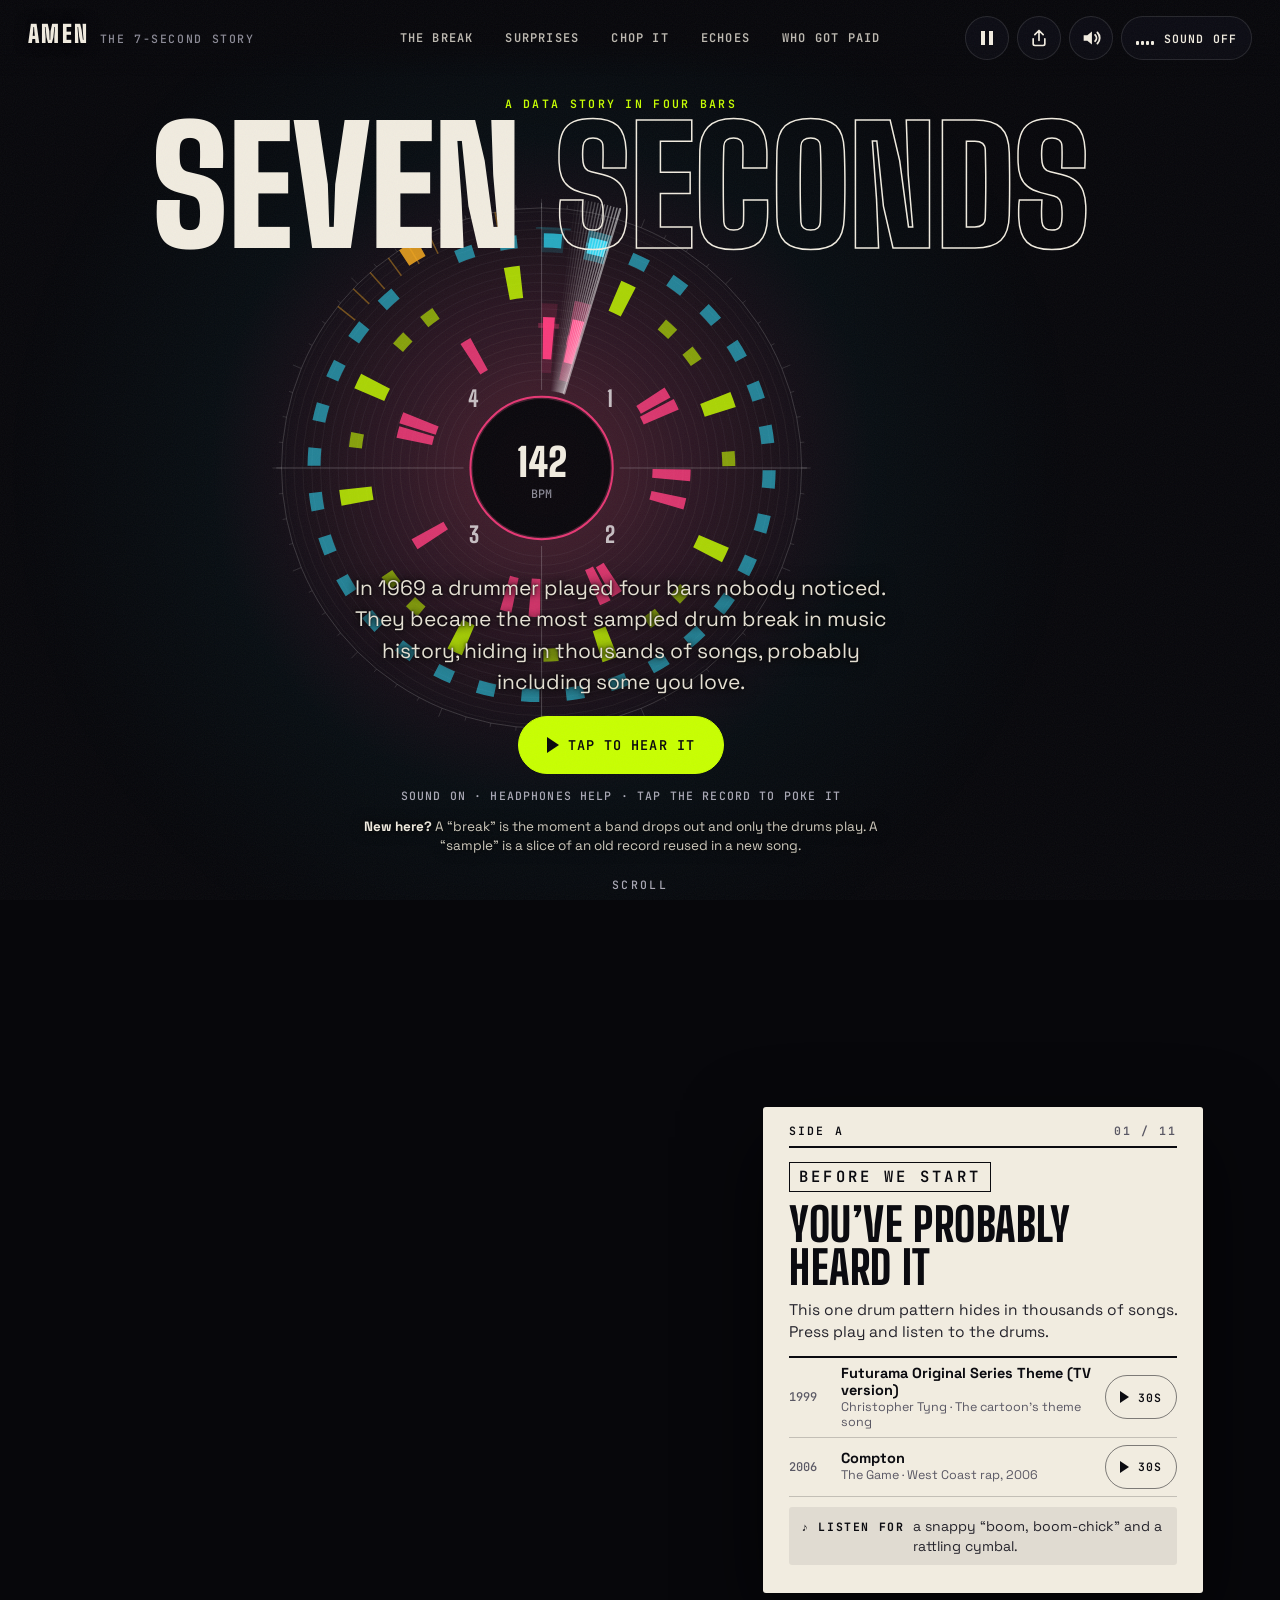
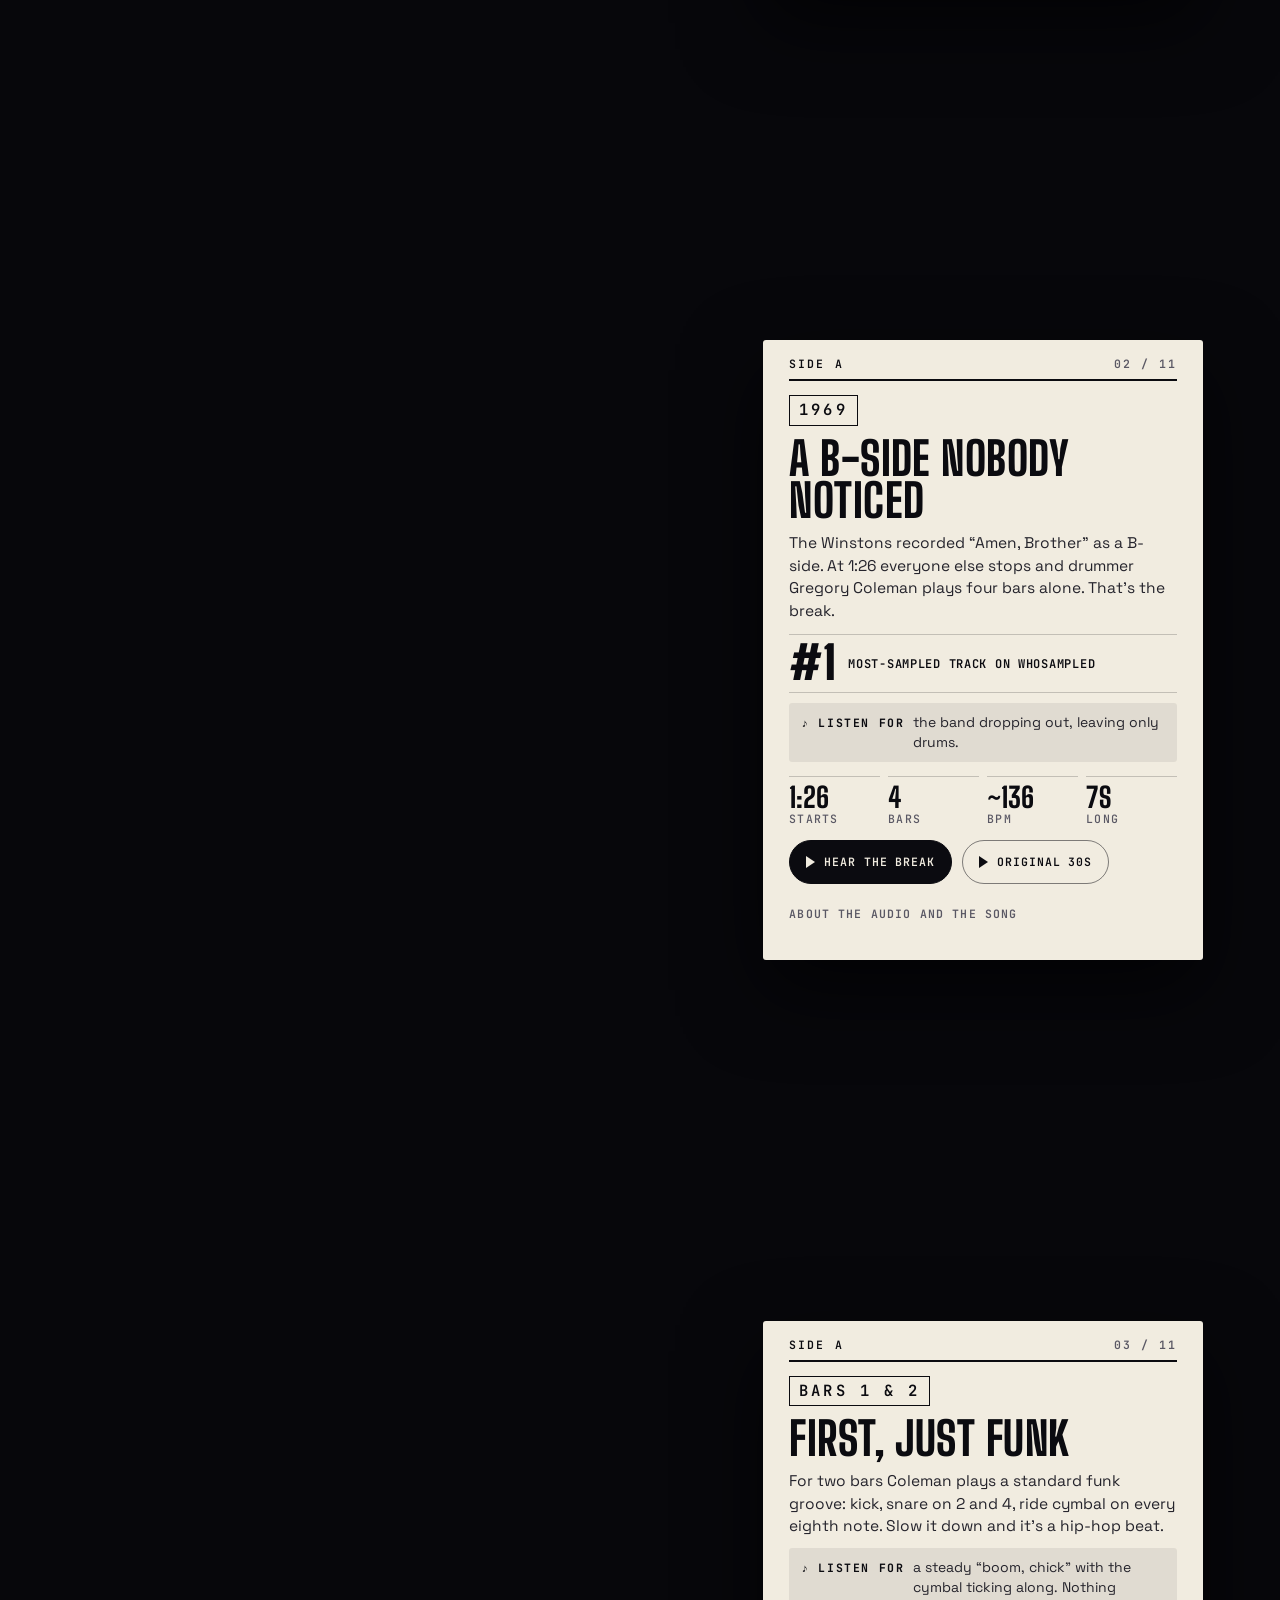
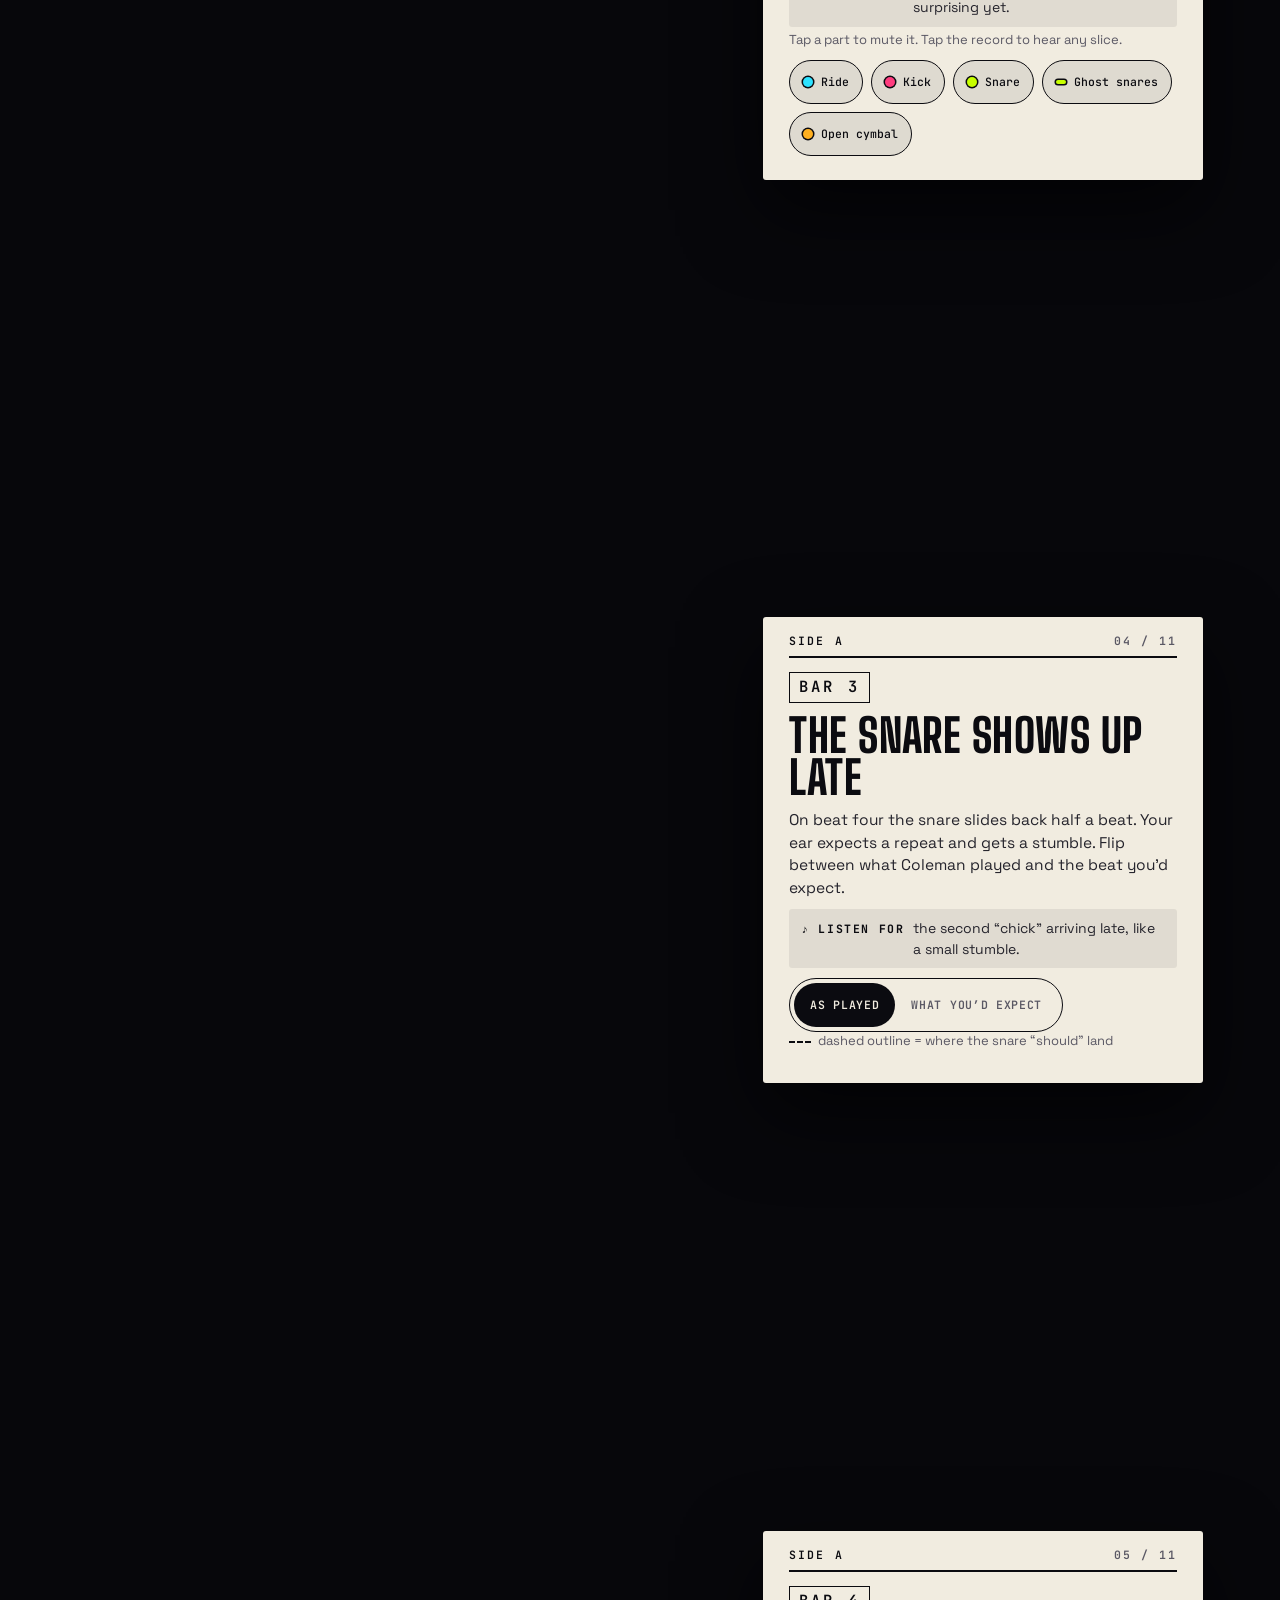
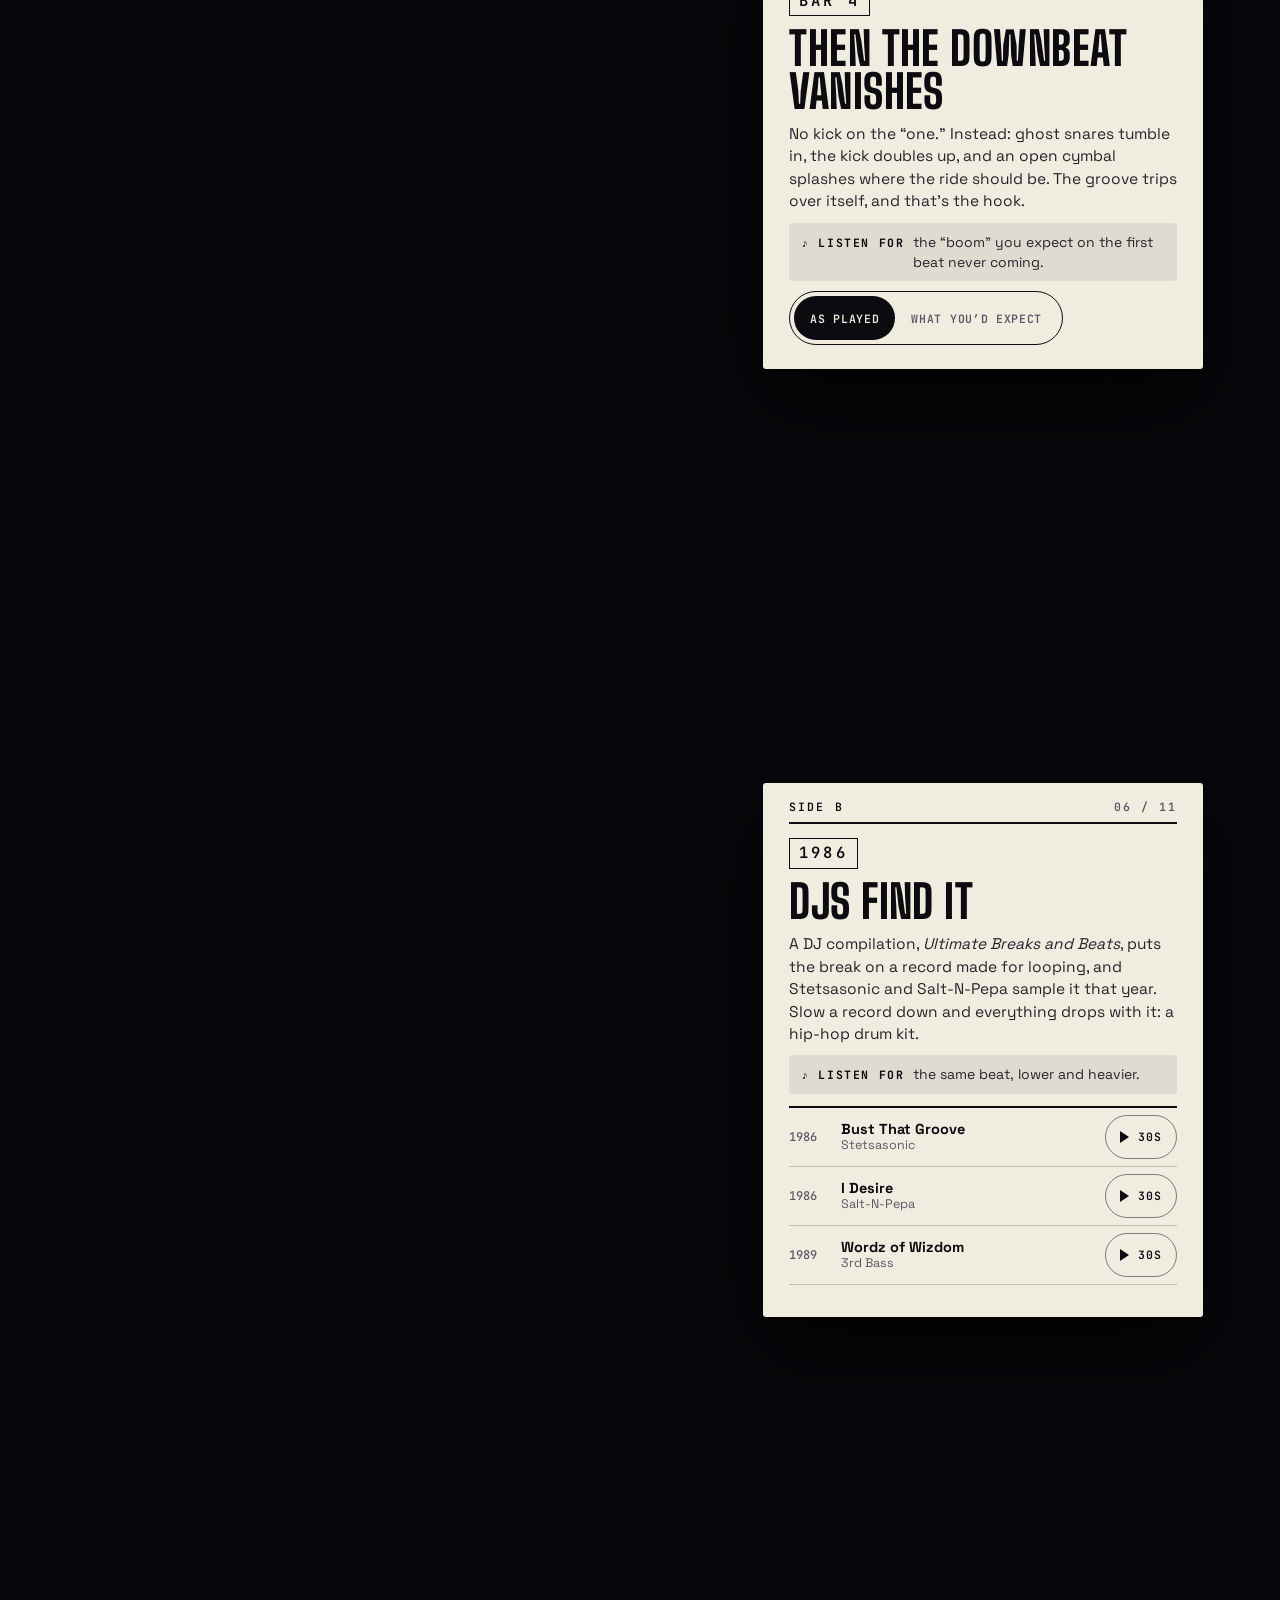
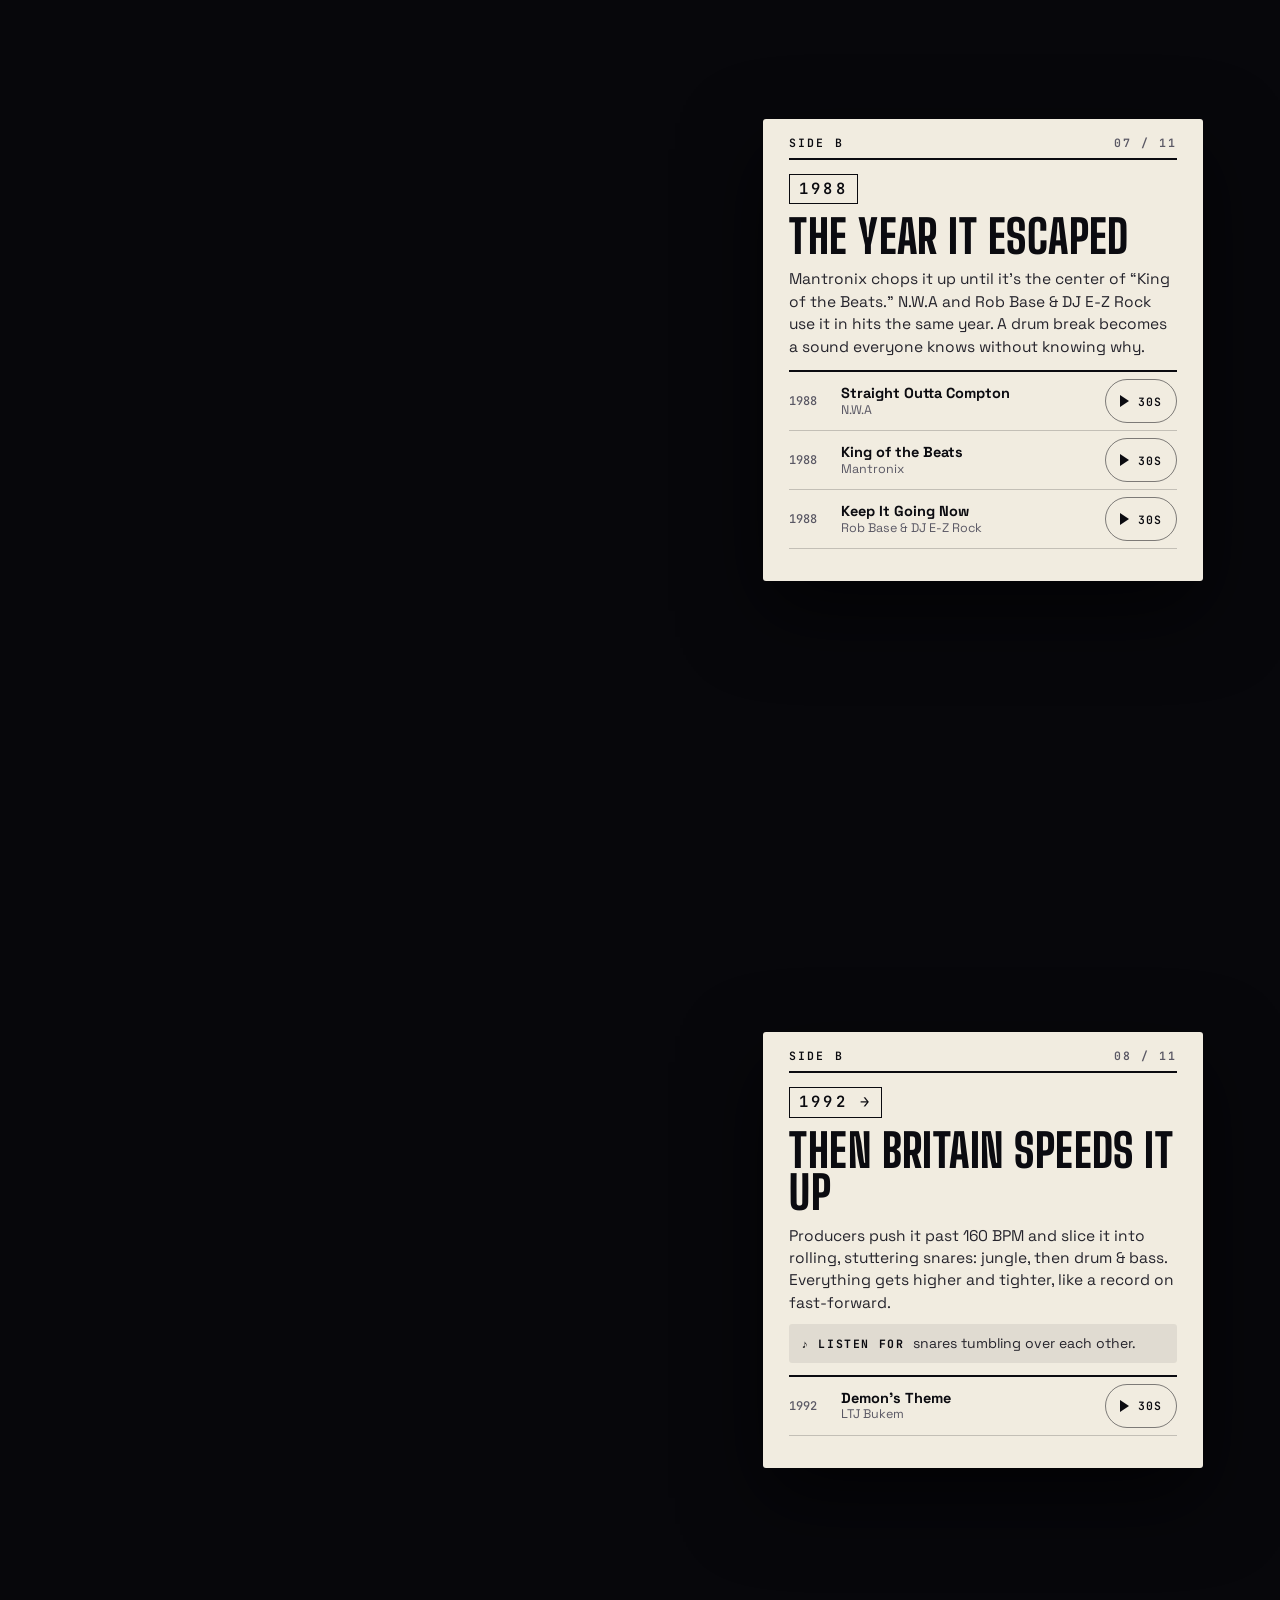
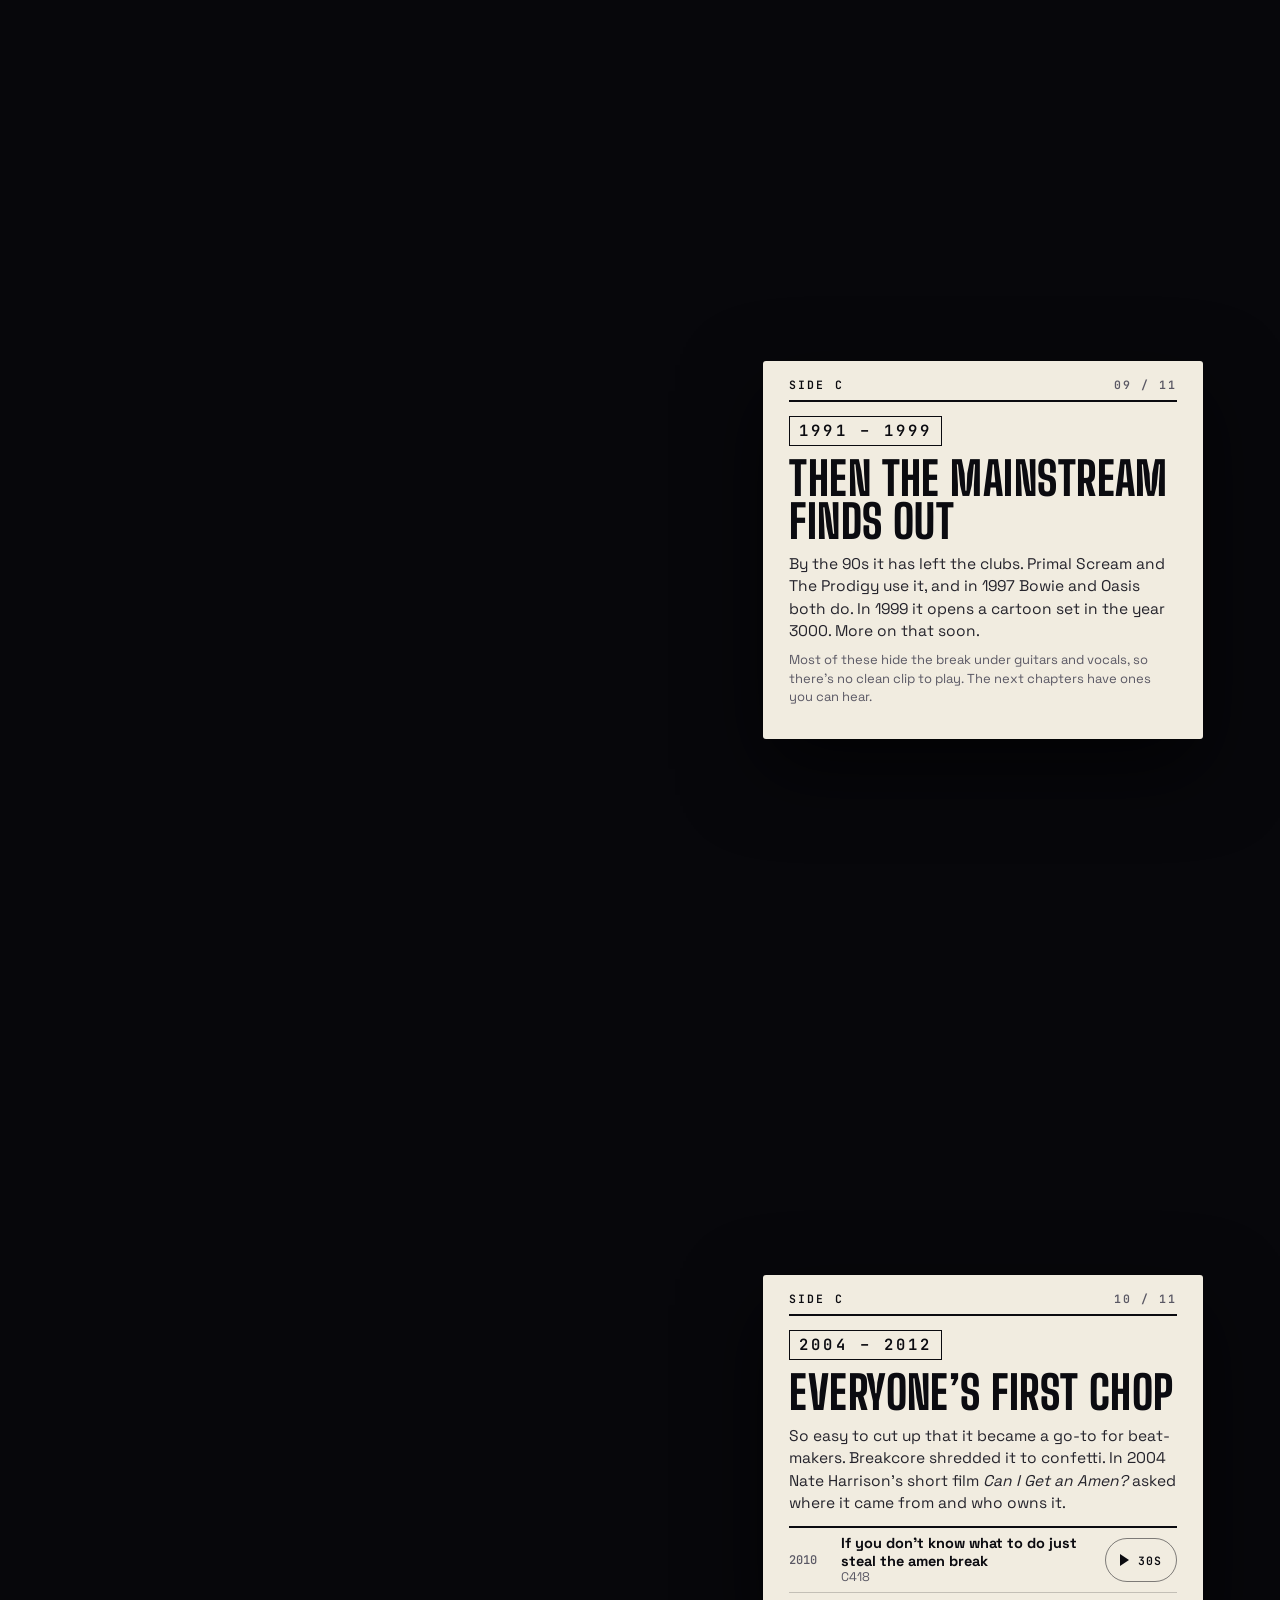
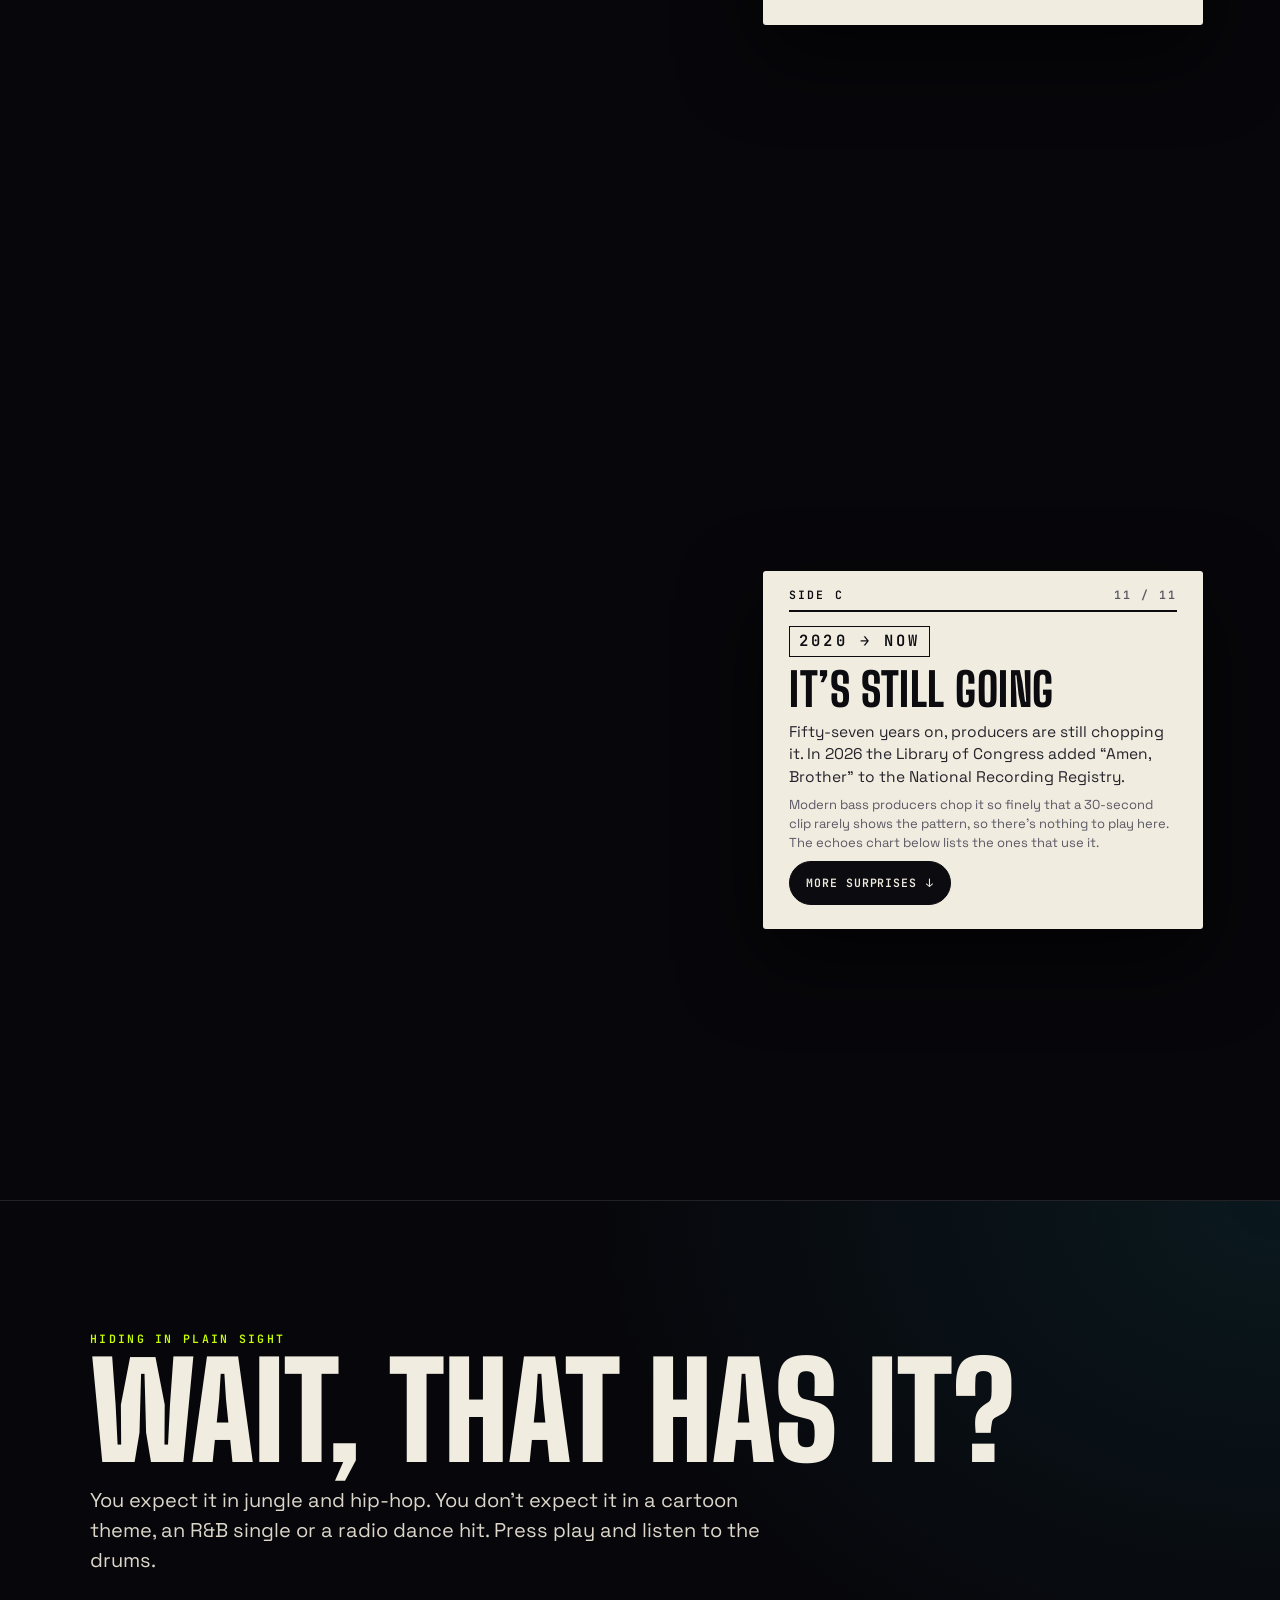
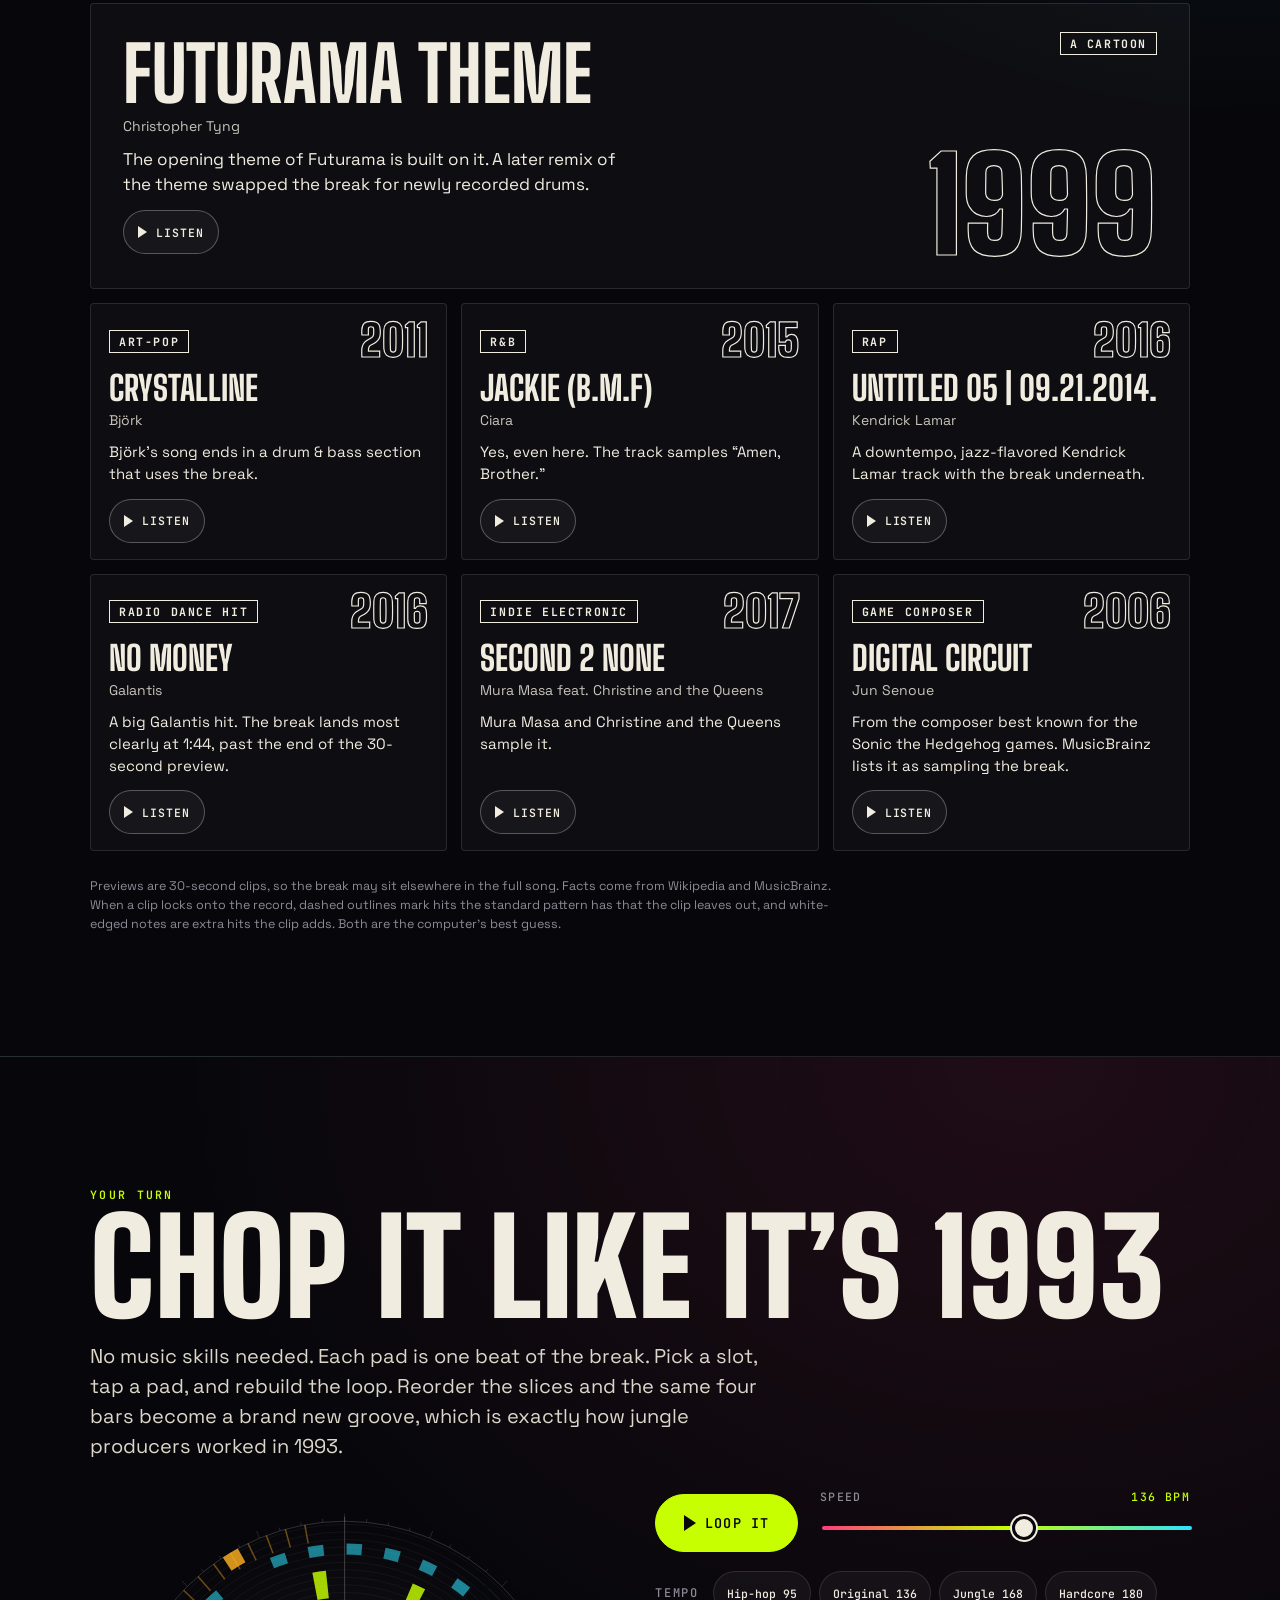
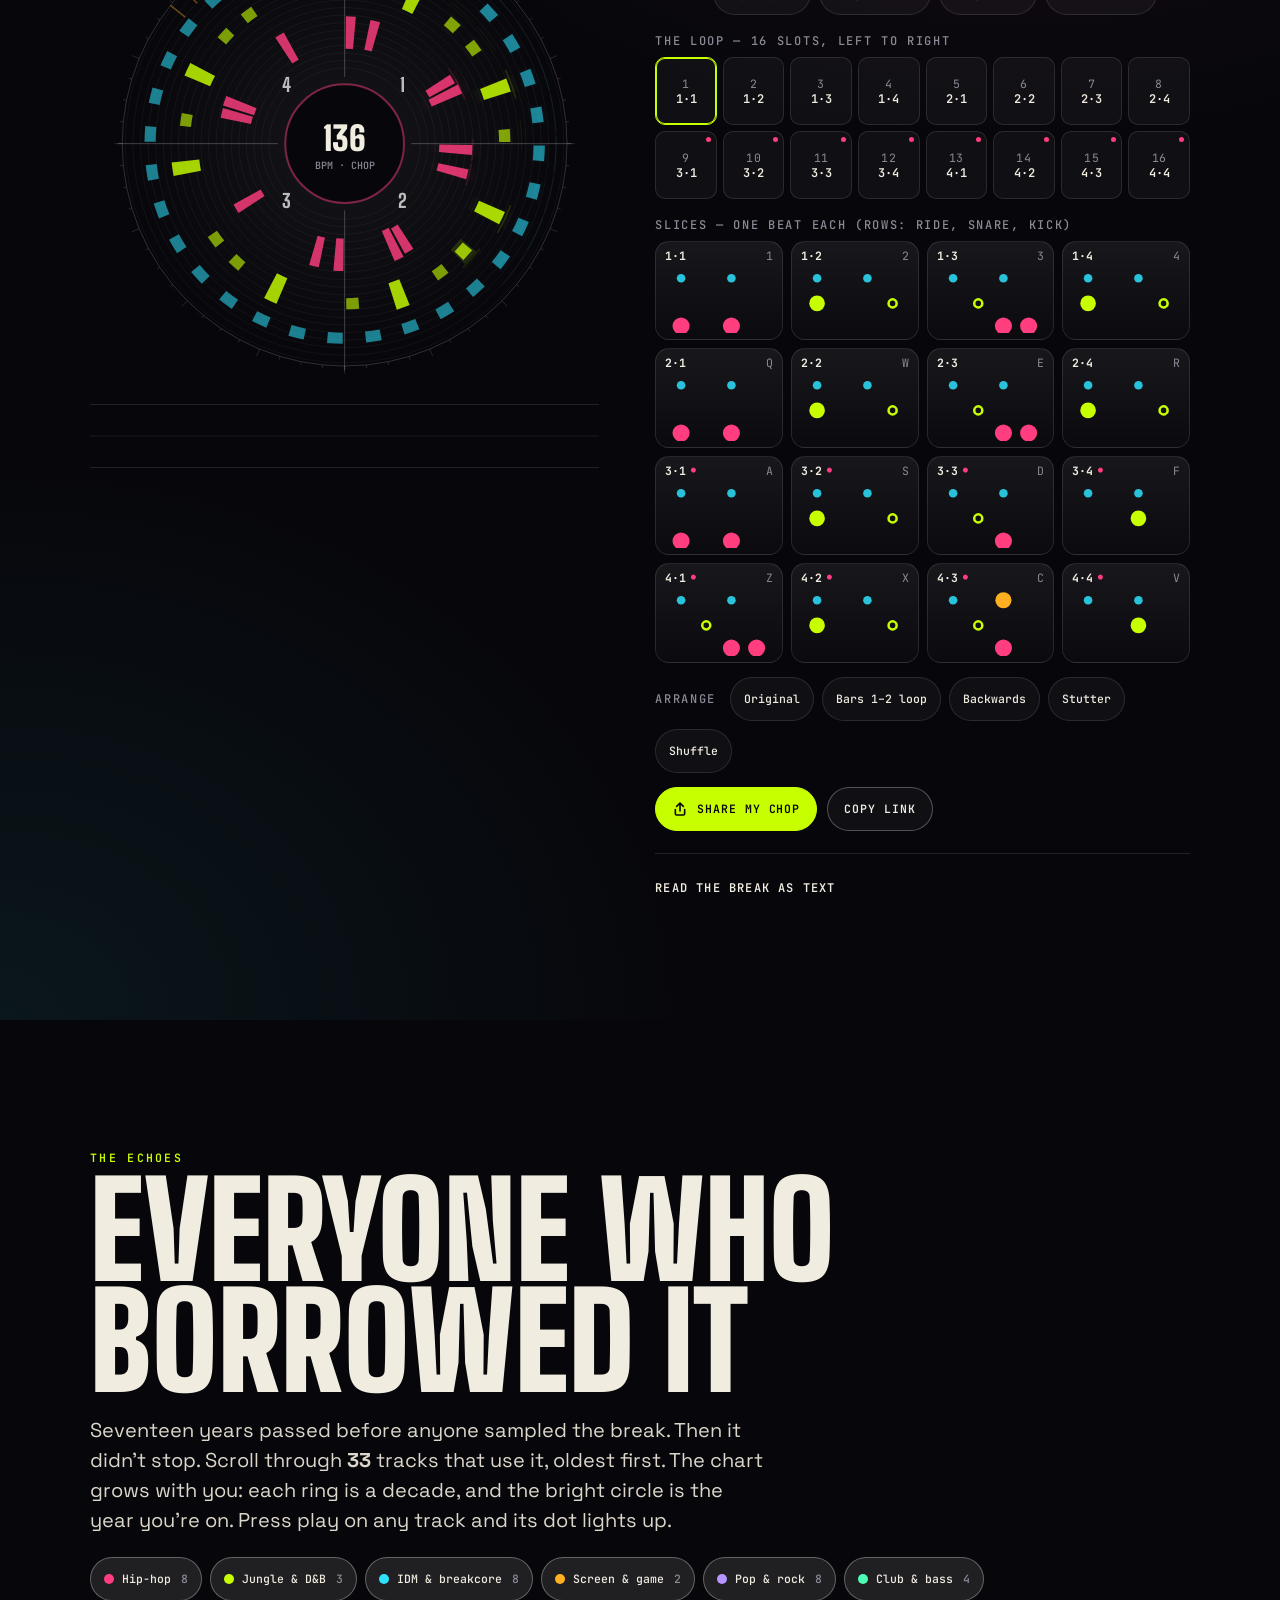
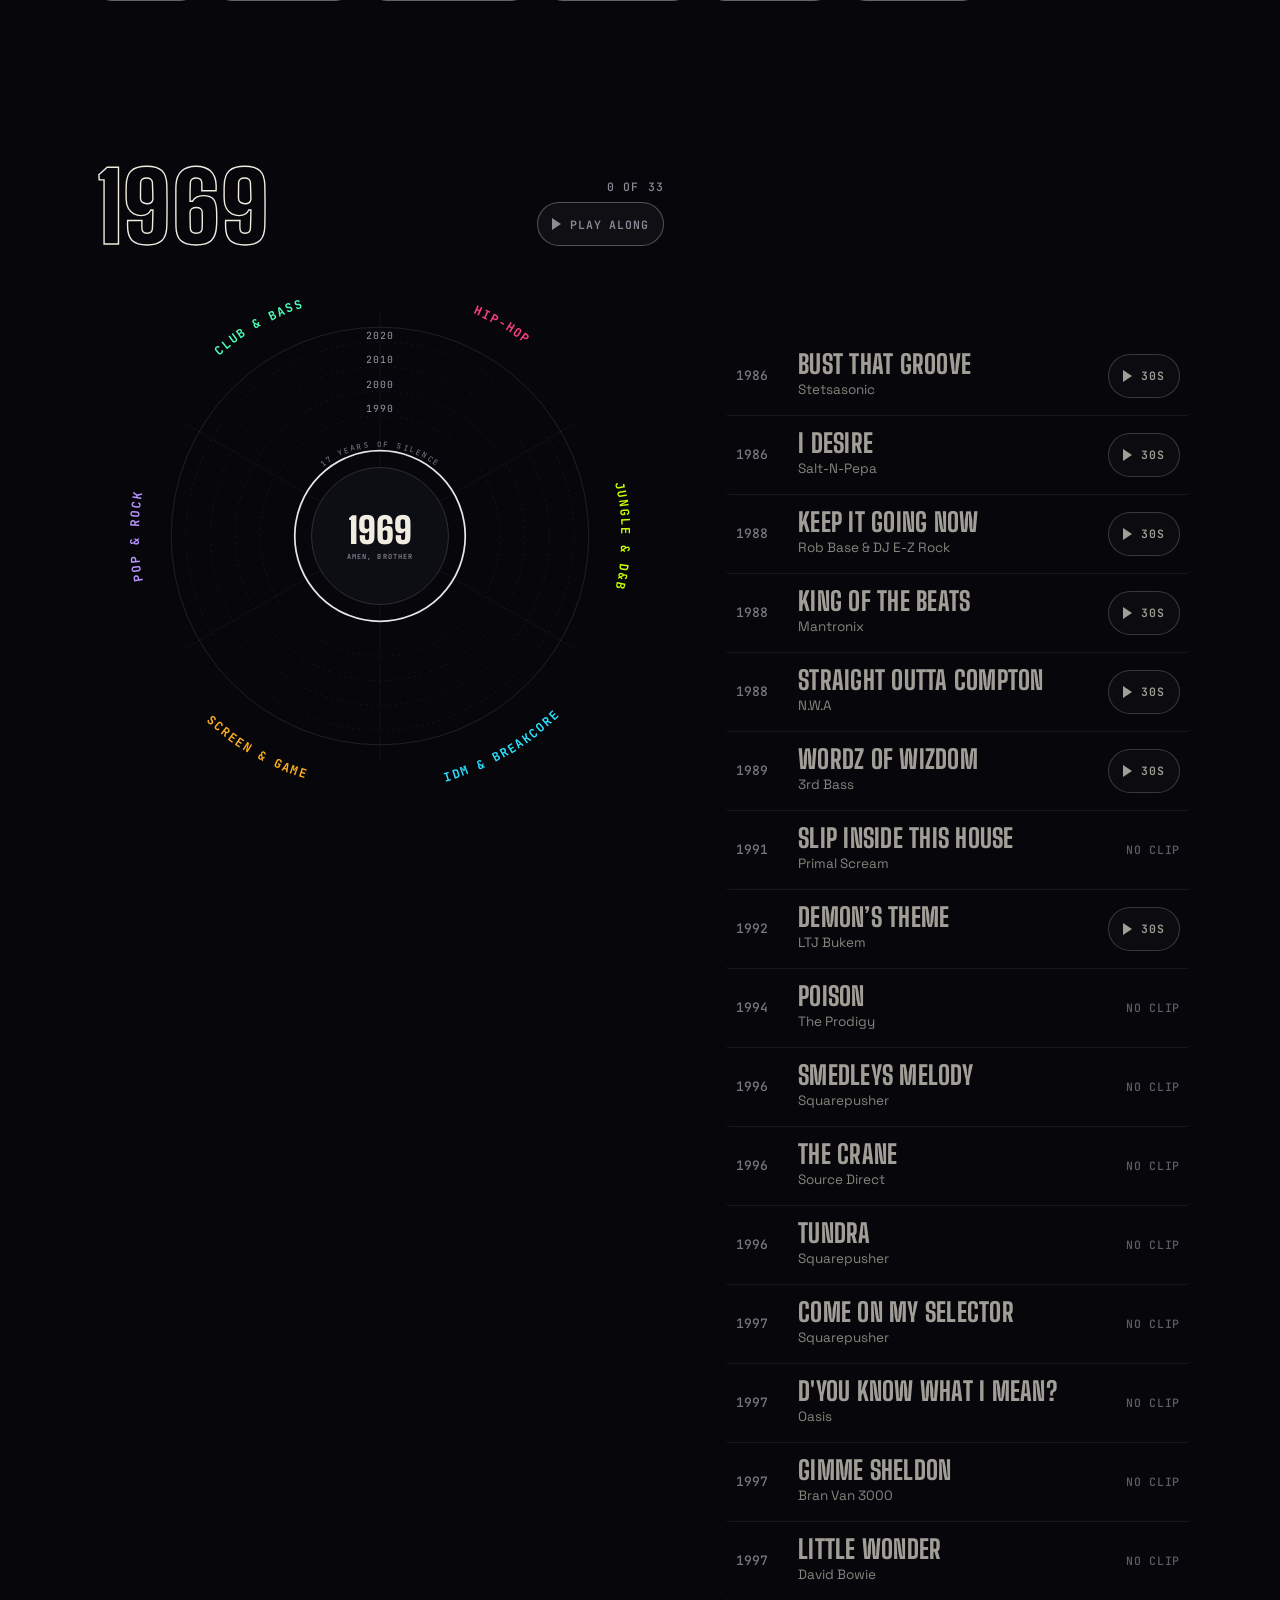
<file: index.html>
<!doctype html>
<html lang="en">
<head>
<meta charset="utf-8">
<meta name="viewport" content="width=device-width, initial-scale=1, viewport-fit=cover">
<title>Seven Seconds — the Amen break</title>
<meta name="description" content="Four bars played by a drummer in 1969 became the most sampled drum break in music history. Hear it, take it apart, chop it, and follow its echoes.">
<meta name="theme-color" content="#07070b">
<meta name="color-scheme" content="dark">
<link rel="canonical" href="https://blakefeiza.github.io/amen-break/">
<link rel="icon" href="data:image/svg+xml,%3Csvg xmlns='http://www.w3.org/2000/svg' viewBox='0 0 64 64'%3E%3Crect width='64' height='64' rx='14' fill='%2307070b'/%3E%3Ccircle cx='32' cy='32' r='22' fill='none' stroke='%232de2ff' stroke-width='5' stroke-dasharray='6 4'/%3E%3Ccircle cx='32' cy='32' r='12' fill='none' stroke='%23c8ff00' stroke-width='6'/%3E%3Ccircle cx='32' cy='32' r='4' fill='%23ff3d7f'/%3E%3C/svg%3E">
<meta property="og:type" content="website">
<meta property="og:site_name" content="Seven Seconds">
<meta property="og:title" content="Seven Seconds: the drum break that built a genre">
<meta property="og:description" content="The most sampled drum break in music history: four bars from 1969, hiding in thousands of songs. Hear it, chop your own, follow its echoes.">
<meta property="og:url" content="https://blakefeiza.github.io/amen-break/">
<meta property="og:image" content="https://blakefeiza.github.io/amen-break/social/og.png">
<meta property="og:image:width" content="1200"><meta property="og:image:height" content="630">
<meta property="og:image:alt" content="A vinyl-style record showing the four bars of the Amen break, with the title Seven Seconds.">
<meta name="twitter:card" content="summary_large_image">
<meta name="twitter:title" content="Seven Seconds: the drum break that built a genre">
<meta name="twitter:description" content="The most sampled drum break in music history: four bars from 1969, hiding in thousands of songs. Hear it, chop your own.">
<meta name="twitter:image" content="https://blakefeiza.github.io/amen-break/social/og.png">
<link rel="preconnect" href="https://fonts.googleapis.com">
<link rel="preconnect" href="https://fonts.gstatic.com" crossorigin>
<link href="https://fonts.googleapis.com/css2?family=Big+Shoulders+Display:wght@700;800;900&family=JetBrains+Mono:wght@400;500;700&family=Space+Grotesk:wght@400;500;700&display=swap" rel="stylesheet">
<link rel="stylesheet" href="style.css?v=56">
</head>
<body>
<a class="skip" href="#main">Skip to the story</a>
<div class="progress" id="progress" aria-hidden="true"></div>
<p class="sr" id="sr" role="status" aria-live="polite"></p>
<p class="gtoast" id="gtoast" role="status" aria-live="polite"></p>
<p class="sr" id="wheelHelp">Use the arrow keys to move around the record. Enter or space plays that slice. Page up and page down jump a bar.</p>
<header class="hud">
  <a class="brand" href="#top" aria-label="Seven Seconds, back to top"><b>AMEN</b><span>the 7-second story</span></a>
  <nav class="chapters" aria-label="Chapters"><a href="#story">The break</a><a href="#plain">Surprises</a><a href="#lab">Chop it</a><a href="#echoes">Echoes</a><a href="#coda">Who got paid</a></nav>
  <div class="hud-r">
    <button class="iconbtn" id="pause" aria-pressed="false" aria-label="Pause the looping animation"><span class="ico-pause" aria-hidden="true"></span></button>
    <button class="iconbtn" id="shareTop" aria-label="Share this page"><svg viewBox="0 0 24 24" width="20" height="20" aria-hidden="true"><path d="M12 3v12M7 8l5-5 5 5M5 13v6a2 2 0 002 2h10a2 2 0 002-2v-6" fill="none" stroke="currentColor" stroke-width="2" stroke-linecap="round" stroke-linejoin="round"/></svg></button>
    <button class="iconbtn" id="volBtn" aria-expanded="false" aria-controls="volPanel" aria-label="Volume"><svg viewBox="0 0 24 24" width="22" height="22" aria-hidden="true"><path d="M4 9v6h4l5 4V5L8 9H4z" fill="currentColor"/><path d="M16.5 8.5a5 5 0 010 7M19 6a8.5 8.5 0 010 12" fill="none" stroke="currentColor" stroke-width="2" stroke-linecap="round"/></svg></button>
    <button class="sound" id="sound" aria-pressed="false" aria-label="Turn sound on">
      <span class="eq" aria-hidden="true"><i></i><i></i><i></i><i></i></span><span class="sound-label">Sound off</span>
    </button>
  </div>
  <div class="volpanel" id="volPanel" role="group" aria-label="Volume" hidden>
    <p class="vol-hint" id="volHint">Sound is on at 50%. Slide to what&rsquo;s comfortable.</p>
    <label class="vol-row"><span class="vol-lbl">Volume</span><input type="range" id="volume" min="0" max="100" step="5" value="50" aria-valuetext="50 percent"><output id="volOut" for="volume">50%</output></label>
    <label class="vol-row"><span class="vol-lbl">Sync</span><input type="range" id="nudge" min="0" max="400" step="10" value="0" aria-valuetext="0 milliseconds"><output id="nudgeOut" for="nudge">0 ms</output></label>
    <p class="vol-note" id="volNote">Picture ahead of the sound, like on Bluetooth speakers? Slide Sync to delay the picture.</p>
  </div>
</header>
<noscript><p class="noscript">This story is interactive and needs JavaScript. In short: in 1969 the Winstons' drummer Gregory Coleman played a four-bar drum break on &ldquo;Amen, Brother.&rdquo; It has since been sampled in thousands of songs, from N.W.A to the Futurama theme.</p></noscript>

<main id="main"><span id="top"></span>
<!-- ============================================================ THE STORY (sticky wheel) -->
<section class="story" id="story">
  <div class="stage" id="stage">
    <div class="glow" aria-hidden="true"></div>
    <canvas id="wheel" aria-label="The Amen break drawn as a record: four bars, 64 steps. Tap or use the arrow keys to hear a slice."></canvas>
    <p class="caption" id="caption" aria-live="polite"></p>
  </div>

  <div class="steps">
    <article class="step step--hero" data-scene="hero">
      <div class="hero">
        <div class="hero-top">
          <p class="kicker">A data story in four bars</p>
          <h1>Seven <span>seconds</span></h1>
        </div>
        <div class="hero-bottom">
          <p class="lede">In 1969 a drummer played four bars nobody noticed. They became the most sampled drum break in music history, hiding in thousands of songs, probably including some you love.</p>
          <button class="btn btn--big" id="startSound"><span class="play-ico" aria-hidden="true"></span><span id="startLabel">Tap to hear it</span></button>
          <p class="hint">Sound on &middot; headphones help &middot; tap the record to poke it</p>
          <p class="primer"><b>New here?</b> A &ldquo;break&rdquo; is the moment a band drops out and only the drums play. A &ldquo;sample&rdquo; is a slice of an old record reused in a new song.</p>
        </div>
      </div>
      <div class="scroll-cue" aria-hidden="true"><span></span>scroll</div>
    </article>

    <article class="step" data-scene="heard">
      <div class="card">
        <p class="kicker">Before we start</p>
        <h2>You&rsquo;ve probably heard it</h2>
        <p>This one drum pattern hides in thousands of songs. Press play and listen to the drums.</p>
        <ul class="tracks" data-tracks="Futurama|The Game Compton" data-subs="The cartoon&rsquo;s theme song|West Coast rap, 2006"></ul>
        <p class="listen"><b>Listen for</b> a snappy &ldquo;boom, boom-chick&rdquo; and a rattling cymbal.</p>
      </div>
    </article>

    <article class="step" data-scene="origin">
      <div class="card">
        <p class="kicker">1969</p>
        <h2>A B-side nobody noticed</h2>
        <p>The Winstons recorded &ldquo;Amen, Brother&rdquo; as a B-side. At 1:26 everyone else stops and drummer Gregory Coleman plays four bars alone. That&rsquo;s the break.</p>
        <p class="stat"><b>#1</b><span>most-sampled track on WhoSampled</span></p>
        <p class="listen"><b>Listen for</b> the band dropping out, leaving only drums.</p>
        <div class="facts"><span><b>1:26</b>starts</span><span><b>4</b>bars</span><span><b>~136</b>BPM</span><span><b>7s</b>long</span></div>
        <div class="row">
          <button class="btn btn--primary" data-act="playBreak"><span class="play-ico" aria-hidden="true"></span><span class="bk-label">Hear the break</span></button>
          <button class="btn" data-preview="427200416"><span class="play-ico" aria-hidden="true"></span><span class="pv-label">Original 30s</span></button>
        </div>
        <details class="more"><summary>About the audio and the song</summary>
          <p class="note">The drums you hear on this page are rebuilt in your browser from published transcriptions. They are not the 1969 recording, and the groove&rsquo;s human timing is simplified. The 30-second Apple preview is the real track and may not reach the break. When a clip plays, the record looks for the break&rsquo;s pattern in its drums and lights it up in time.</p>
          <div class="rowline"><span>The tune it&rsquo;s built on</span><button class="btn btn--sm" data-preview="1442919795"><span class="play-ico" aria-hidden="true"></span><span class="pv-label">The Impressions, 1964</span></button></div>
        </details>
      </div>
    </article>

    <article class="step" data-scene="funk">
      <div class="card">
        <p class="kicker">Bars 1 &amp; 2</p>
        <h2>First, just funk</h2>
        <p>For two bars Coleman plays a standard funk groove: kick, snare on 2 and 4, ride cymbal on every eighth note. Slow it down and it&rsquo;s a hip-hop beat.</p>
        <p class="listen"><b>Listen for</b> a steady &ldquo;boom, chick&rdquo; with the cymbal ticking along. Nothing surprising yet.</p>
        <p class="small">Tap a part to mute it. Tap the record to hear any slice.</p>
        <div class="chips" id="layerChips">
          <button class="chip" data-layer="ride" aria-pressed="true"><i style="--c:var(--ride)"></i>Ride</button>
          <button class="chip" data-layer="kick" aria-pressed="true"><i style="--c:var(--kick)"></i>Kick</button>
          <button class="chip" data-layer="snare" aria-pressed="true"><i style="--c:var(--snare)"></i>Snare</button>
          <button class="chip" data-layer="ghost" aria-pressed="true"><i style="--c:var(--snare)" class="thin"></i>Ghost snares</button>
          <button class="chip" data-layer="crash" aria-pressed="true"><i style="--c:var(--crash)"></i>Open cymbal</button>
        </div>
      </div>
    </article>

    <article class="step" data-scene="late">
      <div class="card">
        <p class="kicker">Bar 3</p>
        <h2>The snare shows up late</h2>
        <p>On beat four the snare slides back half a beat. Your ear expects a repeat and gets a stumble. Flip between what Coleman played and the beat you&rsquo;d expect.</p>
        <p class="listen"><b>Listen for</b> the second &ldquo;chick&rdquo; arriving late, like a small stumble.</p>
        <div class="seg" role="group" aria-label="Which version to hear">
          <button data-ab="real" aria-pressed="true">As played</button><button data-ab="exp" aria-pressed="false">What you&rsquo;d expect</button>
        </div>
        <p class="small legend"><span class="dash"></span> dashed outline = where the snare &ldquo;should&rdquo; land</p>
      </div>
    </article>

    <article class="step" data-scene="missing">
      <div class="card">
        <p class="kicker">Bar 4</p>
        <h2>Then the downbeat vanishes</h2>
        <p>No kick on the &ldquo;one.&rdquo; Instead: ghost snares tumble in, the kick doubles up, and an open cymbal splashes where the ride should be. The groove trips over itself, and that&rsquo;s the hook.</p>
        <p class="listen"><b>Listen for</b> the &ldquo;boom&rdquo; you expect on the first beat never coming.</p>
        <div class="seg" role="group" aria-label="Which version to hear">
          <button data-ab="real" aria-pressed="true">As played</button><button data-ab="exp" aria-pressed="false">What you&rsquo;d expect</button>
        </div>
      </div>
    </article>

    <article class="step" data-scene="djs">
      <div class="card">
        <p class="kicker">1986</p>
        <h2>DJs find it</h2>
        <p>A DJ compilation, <i>Ultimate Breaks and Beats</i>, puts the break on a record made for looping, and Stetsasonic and Salt-N-Pepa sample it that year. Slow a record down and everything drops with it: a hip-hop drum kit.</p>
        <p class="listen"><b>Listen for</b> the same beat, lower and heavier.</p>
        <ul class="tracks" data-tracks="Bust That Groove|I Desire|Wordz of Wizdom"></ul>
      </div>
    </article>

    <article class="step" data-scene="escape">
      <div class="card">
        <p class="kicker">1988</p>
        <h2>The year it escaped</h2>
        <p>Mantronix chops it up until it&rsquo;s the center of &ldquo;King of the Beats.&rdquo; N.W.A and Rob Base &amp; DJ E-Z Rock use it in hits the same year. A drum break becomes a sound everyone knows without knowing why.</p>
        <ul class="tracks" data-tracks="Straight Outta Compton|King of the Beats|Keep It Going Now"></ul>
      </div>
    </article>

    <article class="step" data-scene="jungle">
      <div class="card">
        <p class="kicker">1992 &rarr;</p>
        <h2>Then Britain speeds it up</h2>
        <p>Producers push it past 160 BPM and slice it into rolling, stuttering snares: jungle, then drum &amp; bass. Everything gets higher and tighter, like a record on fast-forward.</p>
        <p class="listen"><b>Listen for</b> snares tumbling over each other.</p>
        <ul class="tracks" data-tracks="Demon"></ul>
      </div>
    </article>

    <article class="step" data-scene="mainstream">
      <div class="card">
        <p class="kicker">1991 &ndash; 1999</p>
        <h2>Then the mainstream finds out</h2>
        <p>By the 90s it has left the clubs. Primal Scream and The Prodigy use it, and in 1997 Bowie and Oasis both do. In 1999 it opens a cartoon set in the year 3000. More on that soon.</p>
        <p class="small">Most of these hide the break under guitars and vocals, so there&rsquo;s no clean clip to play. The next chapters have ones you can hear.</p>
      </div>
    </article>

    <article class="step" data-scene="digital">
      <div class="card">
        <p class="kicker">2004 &ndash; 2012</p>
        <h2>Everyone&rsquo;s first chop</h2>
        <p>So easy to cut up that it became a go-to for beat-makers. Breakcore shredded it to confetti. In 2004 Nate Harrison&rsquo;s short film <i>Can I Get an Amen?</i> asked where it came from and who owns it.</p>
        <ul class="tracks" data-tracks="steal the amen"></ul>
      </div>
    </article>

    <article class="step" data-scene="today">
      <div class="card">
        <p class="kicker">2020 &rarr; now</p>
        <h2>It&rsquo;s still going</h2>
        <p>Fifty-seven years on, producers are still chopping it. In 2026 the Library of Congress added &ldquo;Amen, Brother&rdquo; to the National Recording Registry.</p>
        <p class="small">Modern bass producers chop it so finely that a 30-second clip rarely shows the pattern, so there&rsquo;s nothing to play here. The echoes chart below lists the ones that use it.</p>
        <a class="btn btn--primary" href="#plain">More surprises <span aria-hidden="true">&darr;</span></a>
      </div>
    </article>

  </div>
</section>

<!-- ============================================================ HIDING IN PLAIN SIGHT -->
<section class="plain" id="plain">
  <div class="wrap">
    <p class="kicker">Hiding in plain sight</p>
    <h2 class="h-big">Wait, that has it?</h2>
    <p class="lead">You expect it in jungle and hip-hop. You don&rsquo;t expect it in a cartoon theme, an R&amp;B single or a radio dance hit. Press play and listen to the drums.</p>
    <ul class="tiles" id="tiles" aria-label="Surprising places the Amen break shows up"></ul>
    <p class="note wide">Previews are 30-second clips, so the break may sit elsewhere in the full song. Facts come from Wikipedia and MusicBrainz. When a clip locks onto the record, dashed outlines mark hits the standard pattern has that the clip leaves out, and white-edged notes are extra hits the clip adds. Both are the computer&rsquo;s best guess.</p>
  </div>
</section>

<!-- ============================================================ CHOP LAB -->
<section class="lab" id="lab">
  <div class="wrap">
    <p class="kicker">Your turn</p>
    <h2 class="h-big">Chop it like it&rsquo;s 1993</h2>
    <p class="lead">No music skills needed. Each pad is one beat of the break. Pick a slot, tap a pad, and rebuild the loop. Reorder the slices and the same four bars become a brand new groove, which is exactly how jungle producers worked in 1993.</p>
    <div class="lab-grid">
      <div class="lab-viz">
        <div class="lab-wheel"><canvas id="wheel2" aria-label="The break, with the slice you are playing highlighted"></canvas></div>
        <canvas id="scope" class="scope" aria-hidden="true"></canvas>
      </div>
      <div class="lab-ctl">
        <div class="transport">
          <button class="btn btn--primary btn--big" id="labPlay"><span class="play-ico" aria-hidden="true"></span><span id="labPlayLabel">Loop it</span></button>
          <label class="bpm"><span class="bpm-top"><span>Speed</span><output id="bpmOut">136 BPM</output></span><input type="range" id="bpm" min="70" max="190" value="136" step="1" aria-label="Tempo in beats per minute"></label>
        </div>
        <div class="presets" id="tempoPresets"><span class="lbl">Tempo</span>
          <button class="chip" data-bpm="95">Hip-hop 95</button><button class="chip" data-bpm="136">Original 136</button><button class="chip" data-bpm="168">Jungle 168</button><button class="chip" data-bpm="180">Hardcore 180</button>
        </div>
        <p class="lbl">The loop &mdash; 16 slots, left to right</p>
        <div class="slots" id="slots" role="group" aria-label="Sequence slots"></div>
        <p class="lbl">Slices &mdash; one beat each (rows: ride, snare, kick)</p>
        <div class="pads" id="pads" role="group" aria-label="Slice pads"></div>
        <div class="presets" id="seqPresets"><span class="lbl">Arrange</span>
          <button class="chip" data-seq="orig">Original</button><button class="chip" data-seq="loop">Bars 1&ndash;2 loop</button><button class="chip" data-seq="rev">Backwards</button><button class="chip" data-seq="stut">Stutter</button><button class="chip" data-seq="rand">Shuffle</button>
        </div>
        <div class="row"><button class="btn btn--primary" data-share="chop"><svg viewBox="0 0 24 24" width="16" height="16" aria-hidden="true"><path d="M12 3v12M7 8l5-5 5 5M5 13v6a2 2 0 002 2h10a2 2 0 002-2v-6" fill="none" stroke="currentColor" stroke-width="2.4" stroke-linecap="round" stroke-linejoin="round"/></svg>Share my chop</button><button class="btn" data-share="copy">Copy link</button></div>
        <details class="textalt"><summary>Read the break as text</summary>
          <p class="small">Counting aloud: &ldquo;1 e &amp; a, 2 e &amp; a, 3 e &amp; a, 4 e &amp; a.&rdquo; Each bar has 16 steps.</p>
          <div id="textalt"></div>
        </details>
      </div>
    </div>
  </div>
</section>

<!-- ============================================================ ECHOES -->
<section class="echoes" id="echoes">
  <div class="wrap">
    <p class="kicker">The echoes</p>
    <h2 class="h-big">Everyone who borrowed it</h2>
    <p class="lead">Seventeen years passed before anyone sampled the break. Then it didn&rsquo;t stop. Scroll through <b id="nTracks">0</b> tracks that use it, oldest first. The chart grows with you: each ring is a decade, and the bright circle is the year you&rsquo;re on. Press play on any track and its dot lights up.</p>
    <div class="filters" id="filters" role="group" aria-label="Filter by family"></div>
  </div>
  <div class="wrap echo-scrolly" id="echoScrolly">
    <div class="echo-stage" id="echoStage">
      <div class="echo-hud">
        <div class="yearbig" id="yearBig" aria-hidden="true">1969</div>
        <div class="echo-meta"><span id="countRead">0 tracks</span><button class="btn btn--sm" id="tour"><span class="play-ico" aria-hidden="true"></span><span id="tourLabel">Play along</span></button></div>
      </div>
      <figure class="echo-chart" aria-hidden="true"><svg id="echo" viewBox="0 0 1000 1000" aria-hidden="true" focusable="false"></svg></figure>
    </div>
    <ol class="echo-list" id="echoList" aria-label="Tracks that sample the Amen break, oldest first"></ol>
  </div>
  <div class="wrap">
    <p class="note wide">Sources: MusicBrainz &ldquo;samples material&rdquo; relationships for the 1969 recording (CC0), plus tracks whose Wikipedia articles name the Amen break. Every listed track is documented as using the break, but only tracks whose 30-second clip clearly shows its drum pattern have a play button; in the others it is chopped up, buried, or later in the song. The families are my grouping, by artist, and are approximate.</p>
  </div>
</section>

<!-- ============================================================ CODA -->
<section class="coda" id="coda">
  <div class="wrap">
    <p class="kicker">The drummer</p>
    <h2 class="h-big">Who got paid?</h2>
    <ol class="tl">
      <li><b>1996</b><p>Richard Spencer, the bandleader who owned the copyright, first learns the break has been sampled &mdash; after the three-year statute of limitations has run out. He never receives royalties for it.</p></li>
      <li><b>2006</b><p>Gregory Coleman, the drummer who played those four bars, dies homeless and destitute.</p></li>
      <li><b>2015</b><p>Two British DJs raise more than &pound;18,000 for Spencer through a GoFundMe campaign. He dies in 2020.</p></li>
      <li><b>2026</b><p>The Library of Congress adds &ldquo;Amen, Brother&rdquo; to the National Recording Registry.</p></li>
    </ol>
    <div class="row center">
      <button class="btn btn--primary" data-preview="427200416"><span class="play-ico" aria-hidden="true"></span><span class="pv-label">Hear the original, 30s</span></button>
      <a class="btn" target="_blank" rel="noopener" href="https://music.apple.com/us/search?term=The%20Winstons%20Amen%20Brother">Apple Music &nearr;</a>
      <a class="btn" target="_blank" rel="noopener" href="https://www.youtube.com/results?search_query=The+Winstons+Amen+Brother">YouTube &nearr;</a>
    </div>
    <div class="share-panel">
      <h3>Pass it on</h3>
      <p>Know someone who&rsquo;s heard these drums a thousand times and never known? Send them this.</p>
      <div class="row"><button class="btn btn--primary" data-share="site">Share this story</button><button class="btn" data-share="chop">Share my chop</button><button class="btn" data-share="copy">Copy link</button></div>
    </div>
    <div class="sources">
      <p class="lbl">Sources &amp; notes</p>
      <ul>
        <li><a target="_blank" rel="noopener" href="https://en.wikipedia.org/wiki/Amen_break">Wikipedia, &ldquo;Amen break&rdquo;</a> &mdash; history, royalties, early samples.</li>
        <li><a target="_blank" rel="noopener" href="https://en.wikipedia.org/wiki/WhoSampled">Wikipedia, &ldquo;WhoSampled&rdquo;</a> &mdash; the site&rsquo;s most-sampled track. Estimates of how many songs use the break range from about 2,000 to more than 6,000.</li>
        <li><a target="_blank" rel="noopener" href="https://musicbrainz.org/recording/61ef31c0-d65b-4d76-b9bb-80eec6e107de">MusicBrainz</a> &mdash; the &ldquo;samples material&rdquo; relationships (CC0).</li>
        <li><a target="_blank" rel="noopener" href="https://ethanhein.substack.com/p/building-the-amen-break">Ethan Hein, &ldquo;Building the Amen break&rdquo;</a> and <a target="_blank" rel="noopener" href="https://audiolabs-erlangen.com/resources/MIR/2016-IEEE-TASLP-DrumSeparation/AmenBreak">AudioLabs Erlangen</a> &mdash; the bar-by-bar pattern.</li>
        <li><a target="_blank" rel="noopener" href="https://www.cbsnews.com/news/national-recording-registry-2026-taylor-swift-beyonce-ray-charles/">CBS News</a> &mdash; the 2026 National Recording Registry class.</li>
        <li>The 30-second clips are Apple&rsquo;s promotional previews, included here for commentary and education. All recordings belong to their respective artists and rights holders; every track links out to Apple Music and YouTube. The drums on this page are synthesized and are not the 1969 recording.</li>
      </ul>
    </div>
    <p class="end"><a href="#top">&uarr; Back to the record</a></p>
  </div>
</section>
</main>

<script src="tracks.js?v=56"></script>
<script src="audio.js?v=56"></script>
<script src="engine.js?v=56"></script>
<script src="wheel.js?v=56"></script>
<script src="app.js?v=56"></script>
</body>
</html>
</file>
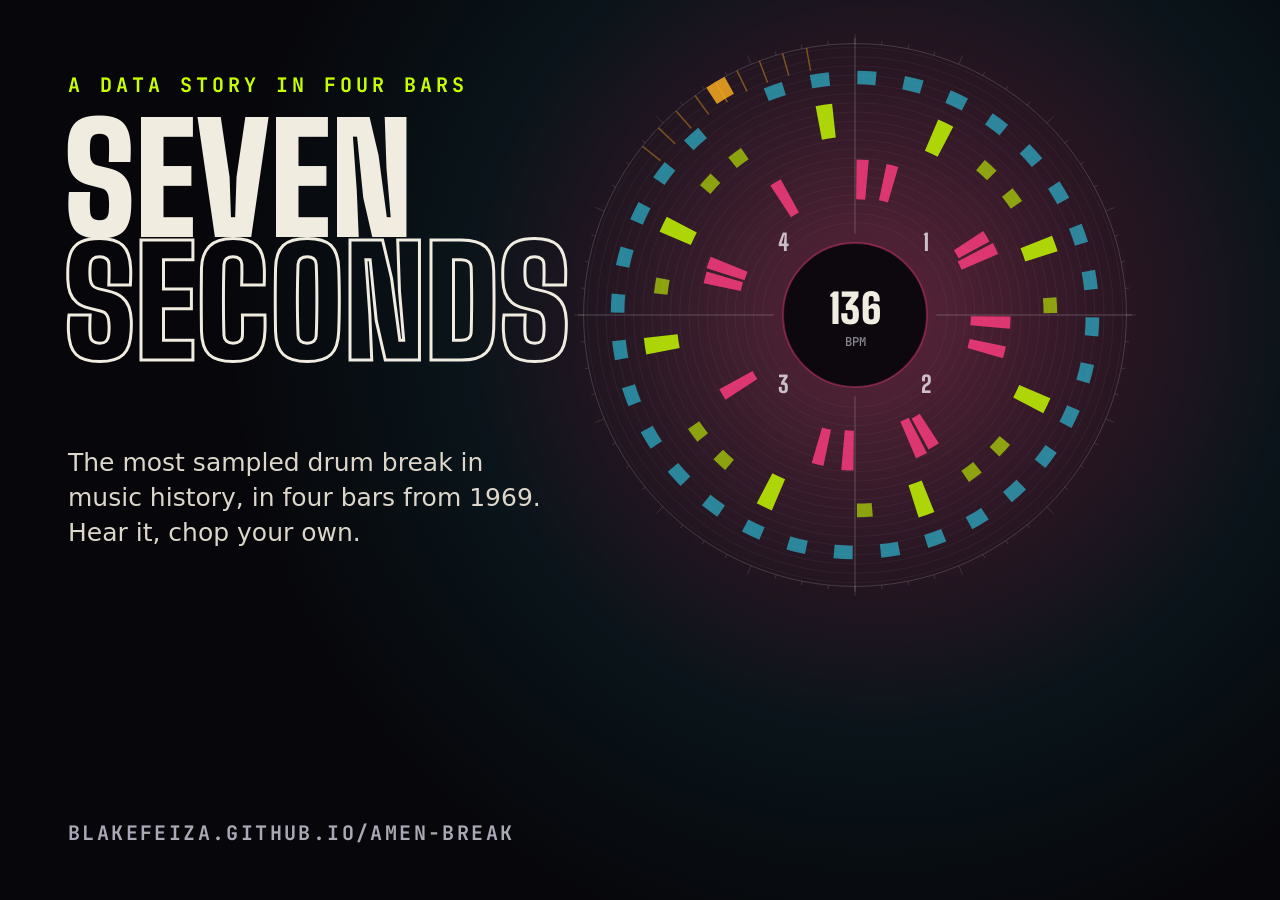
<file: social/og.html>
<!doctype html><html><head><meta charset="utf-8"><title>og</title>
<link href="https://fonts.googleapis.com/css2?family=Big+Shoulders+Display:wght@800;900&family=JetBrains+Mono:wght@500;700&display=swap" rel="stylesheet">
<style>
html,body{margin:0;width:1200px;height:630px;background:#07070b;overflow:hidden;color:#f1ece0}
.glow{position:absolute;inset:0;background:radial-gradient(circle at 880px 315px,rgba(255,61,127,.30),rgba(45,226,255,.06) 40%,transparent 62%)}
#box{position:absolute;left:560px;top:20px;width:590px;height:590px}
.t{position:absolute;left:64px;top:118px;font:900 150px/.82 "Big Shoulders Display",Impact,sans-serif;text-transform:uppercase}
.t span{color:transparent;-webkit-text-stroke:3px #f1ece0}
.k{position:absolute;left:68px;top:52px;font:700 20px "JetBrains Mono",monospace;letter-spacing:.2em;text-transform:uppercase;color:#c8ff00}
.s{position:absolute;left:68px;top:420px;width:480px;font:500 25px/1.4 "Space Grotesk",system-ui,sans-serif;color:#dcd7ca}
.u{position:absolute;left:68px;bottom:34px;font:700 20px "JetBrains Mono",monospace;letter-spacing:.12em;text-transform:uppercase;color:#a9a8b5}
</style></head><body>
<div class="glow"></div><p class="k">A data story in four bars</p>
<div class="t">Seven<br><span>seconds</span></div>
<p class="s">The most sampled drum break in music history, in four bars from 1969. Hear it, chop your own.</p>
<p class="u">blakefeiza.github.io/amen-break</p>
<div id="box"><canvas id="c"></canvas></div>
<script src="../engine.js"></script><script src="../wheel.js"></script>
<script>
document.fonts.ready.then(()=>{
  const w=new Wheel(document.getElementById('c'),{interactive:false});
  w.visible=true; w.lastId=1e15;
  w.setLayout((ww,hh)=>({cx:ww/2,cy:hh/2,r:Math.min(ww,hh)*0.46})); w.cur=Object.assign({},w.tgt);
  w.set({center:['136','BPM']}); setInterval(()=>w.draw(performance.now()),50);
});
</script></body></html>
</file>
<file: style.css>
:root {
  --ink: #07070b; --ink2: #0d0d14; --paper: #f1ece0; --mute: #8b8a96; --line: rgba(255, 255, 255, .11);
  --kick: #ff3d7f; --snare: #c8ff00; --ride: #2de2ff; --crash: #ffb020; --violet: #b794ff; --mint: #4dffb5;
  --display: "Big Shoulders Display", "Arial Narrow", Impact, sans-serif;
  --body: "Space Grotesk", system-ui, -apple-system, "Segoe UI", sans-serif;
  --mono: "JetBrains Mono", ui-monospace, SFMono-Regular, Menlo, monospace;
  --pulse: 0;
}
* { box-sizing: border-box; }
html { scroll-behavior: smooth; -webkit-text-size-adjust: 100%; }
body { margin: 0; background: var(--ink); color: var(--paper); font-family: var(--body); font-size: 16px; line-height: 1.5; overflow-x: hidden; -webkit-font-smoothing: antialiased; }
body::after { /* film grain */
  content: ""; position: fixed; inset: 0; pointer-events: none; z-index: 70; opacity: .05;
  background-image: url("data:image/svg+xml;utf8,<svg xmlns='http://www.w3.org/2000/svg' width='160' height='160'><filter id='n'><feTurbulence type='fractalNoise' baseFrequency='.9' numOctaves='2' stitchTiles='stitch'/></filter><rect width='100%' height='100%' filter='url(%23n)'/></svg>");
}
a { color: inherit; }
button { font: inherit; color: inherit; }
:focus-visible { outline: 3px solid var(--snare); outline-offset: 3px; }
.card :focus-visible, .lab :focus-visible.on-paper { outline-color: #0b0b10; box-shadow: 0 0 0 6px var(--paper); }
canvas:focus-visible { outline-offset: -3px; border-radius: 12px; }

/* ---------- HUD */
.progress { position: fixed; top: 0; left: 0; right: 0; height: 3px; z-index: 60; transform-origin: 0 50%; transform: scaleX(var(--p, 0)); background: linear-gradient(90deg, var(--kick), var(--snare), var(--ride)); }
.hud { position: fixed; z-index: 50; top: 0; left: 0; right: 0; background: linear-gradient(180deg, rgba(7, 7, 11, .96) 55%, rgba(7, 7, 11, 0)); display: flex; justify-content: space-between; align-items: center; padding: max(12px, env(safe-area-inset-top)) 16px 22px; pointer-events: none; }
.hud > * { pointer-events: auto; }
.brand { text-decoration: none; display: flex; align-items: baseline; gap: 10px; }
.brand b { text-shadow: 0 0 14px #07070b, 0 0 4px #07070b; font-family: var(--display); font-weight: 900; font-size: 24px; letter-spacing: .1em; }
.brand span { font: 500 11.5px var(--mono); letter-spacing: .14em; text-transform: uppercase; color: var(--mute); display: none; }
.sound { display: inline-flex; align-items: center; gap: 10px; min-height: 44px; padding: 8px 14px; border-radius: 999px; background: rgba(13, 13, 20, .9); border: 1px solid var(--line); cursor: pointer; font: 600 11.5px var(--mono); letter-spacing: .1em; text-transform: uppercase; }
.sound[aria-pressed="true"] { border-color: var(--snare); color: var(--snare); }
.eq { display: inline-flex; align-items: flex-end; gap: 2px; height: 14px; }
.eq i { width: 3px; height: 4px; background: currentColor; border-radius: 1px; }
.sound[aria-pressed="true"] .eq i { animation: eq .9s ease-in-out infinite; }
.sound[aria-pressed="true"] .eq i:nth-child(2) { animation-delay: -.3s; } .sound[aria-pressed="true"] .eq i:nth-child(3) { animation-delay: -.6s; } .sound[aria-pressed="true"] .eq i:nth-child(4) { animation-delay: -.15s; }
@keyframes eq { 0%, 100% { height: 3px; } 50% { height: 14px; } }

/* ---------- shared */
.kicker { font: 600 11.5px var(--mono); letter-spacing: .2em; text-transform: uppercase; color: var(--snare); margin: 0 0 10px; }
.lbl { font: 500 12px var(--mono); letter-spacing: .14em; text-transform: uppercase; color: var(--mute); margin: 18px 0 8px; }
.small { font-size: 13px; color: var(--mute); } .note { font-size: 12.5px; color: var(--mute); line-height: 1.5; }
.btn { display: inline-flex; align-items: center; justify-content: center; gap: 9px; min-height: 44px; padding: 11px 16px; border-radius: 999px; border: 1px solid rgba(255, 255, 255, .28); background: rgba(255, 255, 255, .04); font: 600 11.5px var(--mono); letter-spacing: .08em; text-transform: uppercase; text-decoration: none; cursor: pointer; transition: transform .15s, background .15s, border-color .15s; -webkit-tap-highlight-color: transparent; }
.btn:hover { background: rgba(255, 255, 255, .1); } .btn:active { transform: scale(.96); }
.btn--primary { background: var(--snare); border-color: var(--snare); color: #07070b; } .btn--primary:hover { background: #d8ff3c; }
.btn--big { min-height: 58px; padding: 16px 28px; font-size: 13.5px; }
.btn--sm { min-height: 44px; padding: 7px 14px; font-size: 11.5px; }
.play-ico { display: inline-block; width: 0; height: 0; border-left: 9px solid currentColor; border-top: 6px solid transparent; border-bottom: 6px solid transparent; flex: none; }
.is-playing > .play-ico, .is-loading > .play-ico { width: 10px; height: 12px; border: 0; background: linear-gradient(90deg, currentColor 0 36%, transparent 36% 64%, currentColor 64%); }
.is-loading > .play-ico { animation: blink .8s infinite; } @keyframes blink { 50% { opacity: .3; } }
.btn.is-playing:not(.btn--primary) { border-color: var(--kick); color: var(--kick); }
.row { display: flex; flex-wrap: wrap; align-items: center; gap: 10px; margin-top: 14px; } .row.center { justify-content: center; margin-top: 28px; }
.rowline { display: flex; align-items: center; justify-content: space-between; gap: 10px; margin-top: 14px; padding-top: 12px; border-top: 1px solid var(--line); font-size: 13px; color: var(--mute); }
.chips { display: flex; flex-wrap: wrap; gap: 8px; margin-top: 10px; }
.chip { display: inline-flex; align-items: center; gap: 8px; min-height: 44px; padding: 7px 13px; border-radius: 999px; border: 1px solid var(--line); background: rgba(255, 255, 255, .04); font: 500 11.5px var(--mono); cursor: pointer; transition: opacity .15s, background .15s; -webkit-tap-highlight-color: transparent; }
.chip i { width: 10px; height: 10px; border-radius: 50%; background: var(--c, #fff); } .chip i.thin { height: 4px; border-radius: 2px; }
.chip[aria-pressed="false"] { opacity: .42; } .chip[aria-pressed="true"] { background: rgba(255, 255, 255, .1); border-color: rgba(255, 255, 255, .3); }
.seg { display: inline-flex; padding: 4px; border-radius: 999px; border: 1px solid var(--line); background: rgba(255, 255, 255, .04); margin-top: 6px; }
.seg button { border: 0; background: transparent; min-height: 44px; padding: 8px 16px; border-radius: 999px; font: 600 11.5px var(--mono); letter-spacing: .06em; text-transform: uppercase; cursor: pointer; color: var(--mute); }
.seg button[aria-pressed="true"] { background: var(--paper); color: #07070b; }
.dash { display: inline-block; width: 22px; border-top: 2px dashed rgba(255, 255, 255, .7); vertical-align: middle; margin-right: 4px; }
.toast { font: 500 12px var(--mono); color: var(--snare); opacity: 0; transition: opacity .3s; } .toast.show { opacity: 1; }

/* ---------- the story */
.story { position: relative; }
.stage { position: sticky; top: 0; height: 100vh; height: 100svh; overflow: hidden; z-index: 1; }
.stage canvas { position: absolute; left: 0; top: 0; }
.glow { position: absolute; inset: 0; pointer-events: none; background: radial-gradient(circle at var(--gx, 50%) var(--gy, 50%), rgba(255, 61, 127, calc(.07 + var(--pulse) * .2)), rgba(45, 226, 255, .03) 38%, transparent 62%); }
.caption { position: absolute; margin: 0; transform: translateX(-50%); font: 500 11.5px var(--mono); letter-spacing: .06em; color: var(--paper); background: rgba(7, 7, 11, .78); border: 1px solid var(--line); padding: 6px 12px; border-radius: 999px; white-space: nowrap; opacity: 0; transition: opacity .25s; pointer-events: none; z-index: 3; }
.caption.show { opacity: 1; }
.steps { position: relative; z-index: 2; margin-top: -100vh; margin-top: -100svh; pointer-events: none; }
.step { min-height: 100vh; min-height: 100svh; display: flex; align-items: flex-end; justify-content: center; padding: 0 16px max(18px, env(safe-area-inset-bottom)); }
.card { --fg: #0b0b10; --fg2: #5a5864; --rule: rgba(11, 11, 16, .2); pointer-events: auto; width: 100%; max-width: 560px; max-height: 74svh; overflow: auto; padding: 14px 22px 22px; border-radius: 3px; background: var(--paper); color: var(--fg); box-shadow: 0 30px 80px rgba(0, 0, 0, .65); overscroll-behavior: contain; }
.cat { display: flex; justify-content: space-between; font: 600 11.5px var(--mono); letter-spacing: .18em; text-transform: uppercase; color: var(--fg); padding-bottom: 8px; margin-bottom: 14px; border-bottom: 2px solid var(--fg); }
.cat span:last-child { color: var(--fg2); }
.card .kicker { display: inline-block; color: var(--fg); border: 1.5px solid var(--fg); padding: 3px 9px; margin: 0 0 12px; }
.card h2 { font: 800 clamp(28px, 7.4vw, 42px)/.92 var(--display); text-transform: uppercase; letter-spacing: .01em; margin: 0 0 10px; color: var(--fg); }
.card p { margin: 0 0 8px; font-size: 14.5px; line-height: 1.45; color: #25242c; } .card p.small, .card p.note { color: var(--fg2); }
.card p.small { font-size: 13px; } .card p.note { font-size: 12px; margin-top: 12px; }
.card i { font-style: italic; }
.card .btn { border-color: rgba(11, 11, 16, .5); color: var(--fg); background: transparent; } .card .btn:hover { background: rgba(11, 11, 16, .07); }
.card .btn--primary { background: var(--fg); color: var(--paper); border-color: var(--fg); } .card .btn--primary:hover { background: #2a2933; }
.card .btn.is-playing:not(.btn--primary) { color: #c40d45; border-color: #c40d45; }
.card .chip { border-color: var(--rule); background: transparent; color: var(--fg); } .card .chip[aria-pressed="true"] { background: rgba(11, 11, 16, .08); border-color: var(--fg); }
.card .chip i { box-shadow: 0 0 0 1.5px var(--fg); }
.card .seg { border-color: var(--fg); background: transparent; } .card .seg button { color: var(--fg2); } .card .seg button[aria-pressed="true"] { background: var(--fg); color: var(--paper); }
.card .dash { border-top-color: var(--fg); } .card .rowline { border-top-color: var(--rule); color: var(--fg2); }
.facts { display: grid; grid-template-columns: repeat(4, 1fr); gap: 8px; margin: 14px 0 4px; }
.facts span { font: 500 11.5px var(--mono); letter-spacing: .1em; text-transform: uppercase; color: var(--fg2); border-top: 1px solid var(--rule); padding-top: 6px; }
.facts b { display: block; font: 800 28px/1 var(--display); color: var(--fg); letter-spacing: 0; }
.tracks { list-style: none; margin: 12px 0 8px; padding: 0; border-top: 2px solid var(--fg); }
.tracks li { display: grid; grid-template-columns: 42px 1fr auto; gap: 10px; align-items: center; padding: 7px 0; border-bottom: 1px solid var(--rule); }
.tracks .yr { font: 500 12px var(--mono); color: var(--fg2); } .tracks .tt { font-weight: 700; font-size: 14.5px; line-height: 1.2; } .tracks .aa { font-size: 12.5px; color: var(--fg2); display: block; font-weight: 400; }
.find { display: inline-flex; align-items: center; min-height: 44px; font: 500 11.5px var(--mono); color: var(--fg2); text-decoration: underline; text-underline-offset: 3px; white-space: nowrap; }

.step--hero { padding: 0; align-items: stretch; position: relative; }
.hero { width: 100%; min-height: 100vh; min-height: 100svh; display: flex; flex-direction: column; justify-content: space-between; align-items: center; text-align: center; padding: 74px 20px 34px; }
.hero h1 { margin: 0; font: 900 clamp(44px, 12.5vw, 170px)/.82 var(--display); text-transform: uppercase; letter-spacing: -.005em; white-space: nowrap; }
.hero h1 span { color: transparent; -webkit-text-stroke: 1.5px var(--paper); }
.lede { font-size: clamp(16px, 2.2vw, 21px); max-width: 560px; margin: 0 auto 18px; color: #e5e0d3; text-shadow: 0 0 18px #07070b, 0 0 8px #07070b, 0 0 3px #07070b; }
.hero .btn { pointer-events: auto; } .hint { font: 500 11.5px var(--mono); letter-spacing: .1em; text-transform: uppercase; color: var(--mute); margin: 14px 0 0; }
.hero-bottom { display: flex; flex-direction: column; align-items: center; }
.btn--big .play-ico { border-left-width: 12px; border-top-width: 8px; border-bottom-width: 8px; }
#startSound { background: var(--snare); color: #07070b; border-color: var(--snare); box-shadow: 0 0 0 0 rgba(200, 255, 0, .5); animation: halo 2.2s infinite; }
#startSound.on { background: transparent; color: var(--snare); animation: none; }
@keyframes halo { 0% { box-shadow: 0 0 0 0 rgba(200, 255, 0, .5); } 70%, 100% { box-shadow: 0 0 0 22px rgba(200, 255, 0, 0); } }
.scroll-cue { position: absolute; left: 50%; bottom: 8px; transform: translateX(-50%); font: 500 11.5px var(--mono); letter-spacing: .2em; text-transform: uppercase; color: var(--mute); display: none; }

/* ---------- sections */
.wrap { max-width: 1180px; margin: 0 auto; padding: 0 18px; }
.h-big { font: 900 clamp(46px, 11vw, 132px)/.84 var(--display); text-transform: uppercase; margin: 0 0 18px; }
.lead { font-size: clamp(16px, 2vw, 20px); max-width: 680px; color: #dcd7ca; margin: 0 0 28px; }
.lab, .echoes, .coda { position: relative; z-index: 3; background: var(--ink); padding: 84px 0 70px; }
.lab { background: radial-gradient(120% 80% at 80% 0%, rgba(255, 61, 127, .1), transparent 55%), radial-gradient(90% 60% at 0% 100%, rgba(45, 226, 255, .07), transparent 60%), var(--ink); border-top: 1px solid var(--line); }
.lab-grid { display: grid; gap: 22px; grid-template-columns: 1fr; }
.lab-wheel { position: relative; width: min(66vw, 290px); aspect-ratio: 1; margin: 0 auto; }
.lab-wheel canvas { position: absolute; left: 0; top: 0; }
.scope { display: block; width: min(100%, 520px); height: 48px; margin: 6px auto 0; border-top: 1px solid var(--line); border-bottom: 1px solid var(--line); }
.transport { display: flex; flex-wrap: wrap; gap: 14px 22px; align-items: center; }
.bpm { flex: 1 1 200px; min-width: 180px; display: block; } .bpm-top { display: flex; justify-content: space-between; font: 500 11.5px var(--mono); letter-spacing: .12em; text-transform: uppercase; color: var(--mute); } .bpm-top output { color: var(--snare); }
input[type=range] { -webkit-appearance: none; appearance: none; width: 100%; height: 44px; background: transparent; cursor: pointer; }
input[type=range]::-webkit-slider-runnable-track { height: 4px; border-radius: 2px; background: linear-gradient(90deg, var(--kick), var(--snare), var(--ride)); }
input[type=range]::-moz-range-track { height: 4px; border-radius: 2px; background: linear-gradient(90deg, var(--kick), var(--snare), var(--ride)); }
input[type=range]::-webkit-slider-thumb { -webkit-appearance: none; width: 24px; height: 24px; border-radius: 50%; background: var(--paper); margin-top: -10px; border: 3px solid var(--ink); box-shadow: 0 0 0 2px var(--paper); }
input[type=range]::-moz-range-thumb { width: 20px; height: 20px; border-radius: 50%; background: var(--paper); border: 3px solid var(--ink); box-shadow: 0 0 0 2px var(--paper); }
.presets { display: flex; flex-wrap: wrap; gap: 8px; align-items: center; margin-top: 14px; } .presets .lbl { margin: 0 6px 0 0; }
.slots { display: grid; grid-template-columns: repeat(8, 1fr); gap: 6px; }
.slot { position: relative; min-height: 44px; aspect-ratio: 1 / 1.1; border-radius: 10px; border: 1px solid var(--line); background: rgba(255, 255, 255, .04); font: 600 12px var(--mono); cursor: pointer; padding: 0; transition: background .08s, border-color .08s, transform .08s; -webkit-tap-highlight-color: transparent; display: flex; flex-direction: column; align-items: center; justify-content: center; line-height: 1.1; }
.slot small { font: 400 11.5px var(--mono); color: var(--mute); margin-bottom: 2px; letter-spacing: .06em; }
.slot.twist::after { content: ""; position: absolute; top: 5px; right: 5px; width: 5px; height: 5px; border-radius: 50%; background: var(--kick); }
.slot.is-sel { border-color: var(--snare); box-shadow: 0 0 0 1px var(--snare) inset; }
.slot.is-now { background: var(--kick); border-color: var(--kick); color: #07070b; transform: translateY(-2px); } .slot.is-now small { color: rgba(0, 0, 0, .6); }
.pads { display: grid; grid-template-columns: repeat(4, 1fr); gap: 8px; }
.pad { position: relative; aspect-ratio: 1 / .86; border-radius: 14px; border: 1px solid var(--line); background: linear-gradient(180deg, rgba(255, 255, 255, .07), rgba(255, 255, 255, .02)); cursor: pointer; padding: 6px; transition: transform .06s, background .06s, border-color .06s; -webkit-tap-highlight-color: transparent; touch-action: manipulation; }
.pad:active, .pad.is-hit { transform: scale(.95); background: rgba(255, 255, 255, .16); border-color: rgba(255, 255, 255, .45); }
.pad.is-now { border-color: var(--kick); box-shadow: 0 0 22px rgba(255, 61, 127, .45) inset; }
.pad svg { width: 100%; height: 100%; display: block; } .pad .pl { position: absolute; left: 9px; top: 6px; font: 700 11.5px var(--mono); color: var(--paper); } .pad .pk { position: absolute; right: 9px; top: 6px; font: 400 11.5px var(--mono); color: var(--mute); display: none; }
.pad.twist .pl::after { content: " ●"; color: var(--kick); font-size: 8px; vertical-align: 2px; }

.filters { display: flex; flex-wrap: wrap; gap: 8px; margin-top: -6px; } .filters .chip i { background: var(--c); } .filters .chip em { font-style: normal; color: var(--mute); margin-left: 2px; }
.echo-scrolly { display: block; margin-top: 12px; }
.echo-stage { position: sticky; top: 0; z-index: 5; padding-top: 58px; background: var(--ink); }
.echo-stage::after { content: ""; position: absolute; left: 0; right: 0; bottom: -26px; height: 26px; background: linear-gradient(var(--ink), rgba(7, 7, 11, 0)); pointer-events: none; }
.echo-hud { display: flex; align-items: flex-end; justify-content: space-between; gap: 12px; padding: 0 2px 4px; }
.yearbig { font: 900 clamp(54px, 15vw, 96px)/.8 var(--display); color: transparent; -webkit-text-stroke: 1.4px var(--paper); letter-spacing: .01em; }
.echo-meta { display: flex; flex-direction: column; align-items: flex-end; gap: 8px; font: 500 11.5px var(--mono); letter-spacing: .1em; text-transform: uppercase; color: var(--mute); }
.echo-chart { margin: 0; } .echo-chart svg { display: block; width: min(100%, 40svh); height: auto; margin: 0 auto; touch-action: manipulation; }
.echo-list { list-style: none; margin: 0; padding: 22px 0 46svh; counter-reset: none; }
.erow { display: grid; grid-template-columns: 50px 1fr auto; gap: 4px 12px; align-items: center; padding: 14px 10px; border-bottom: 1px solid var(--line); opacity: .66; transition: opacity .25s, background .25s; border-radius: 4px; }
.erow[hidden] { display: none; } .erow.is-past { opacity: .78; } .erow.is-active, .erow.is-playing { opacity: 1; background: rgba(255, 255, 255, .06); }
.ey { font: 500 13px var(--mono); color: #b3b1bd; } .et b { display: block; font: 800 22px/1 var(--display); text-transform: uppercase; letter-spacing: .01em; } .et em { font-style: normal; font-size: 13.5px; color: #c9c4b8; }
.erow.is-active .et b { font-size: 28px; } .erow.is-active .ey { color: var(--c); }
.ex { grid-column: 2 / -1; display: none; flex-wrap: wrap; gap: 6px 14px; align-items: center; margin-top: 6px; font: 500 11.5px var(--mono); color: var(--mute); } .erow.is-active .ex { display: flex; }
.ex a { color: var(--paper); text-underline-offset: 3px; display: inline-flex; align-items: center; min-height: 44px; }
.badge { display: inline-block; font: 600 11.5px var(--mono); letter-spacing: .12em; text-transform: uppercase; padding: 3px 9px; border-radius: 999px; background: var(--c); color: #07070b; }
.note.wide { max-width: 760px; margin-top: 26px; }
#echo text { font-family: var(--mono); }
#echo .sect-label { font-size: 21px; letter-spacing: .16em; font-weight: 700; text-transform: uppercase; }
#echo .ring-label { font-size: 17px; fill: #9a99a6; letter-spacing: .1em; }
#echo .dot { cursor: pointer; transition: opacity .35s, transform .5s cubic-bezier(.2, 1.4, .4, 1); transform-box: fill-box; transform-origin: center; outline: none; }
#echo .dot .halo { opacity: .22; transition: opacity .2s; } #echo .dot:hover .halo, #echo .dot.is-sel .halo { opacity: .6; }
#echo .dot.is-hidden { opacity: 0; transform: scale(.1); pointer-events: none; } #echo .dot.is-dim { opacity: .14; }
#echo .dot.is-sel { transform: scale(1.7); } #echo .dot.is-sel .halo { opacity: .75; } #echo .dot.is-sel .core { stroke: #fff; stroke-width: 3; }
#echo .dot.is-playing .halo { opacity: .8; transform-box: fill-box; transform-origin: center; } #echo .dot:focus-visible .core { stroke: #fff; stroke-width: 3; }
#echo .pulse { fill: none; stroke: var(--kick); stroke-width: 2; transform-box: fill-box; transform-origin: center; animation: ripple 5s linear infinite; opacity: 0; }
@keyframes ripple { 0% { transform: scale(1); opacity: .6; } 100% { transform: scale(4.2); opacity: 0; } }
#echo .sweep { fill: none; stroke-width: 3; opacity: .9; }

.coda { background: linear-gradient(180deg, var(--ink), #0b0a10); border-top: 1px solid var(--line); }
.tl { list-style: none; margin: 34px 0 0; padding: 0; max-width: 820px; }
.tl li { display: grid; grid-template-columns: 1fr; gap: 0; padding: 20px 0; border-top: 1px solid var(--line); }
.tl b { font: 900 clamp(54px, 13vw, 110px)/.85 var(--display); color: transparent; -webkit-text-stroke: 1.4px var(--paper); }
.tl li:last-child b { -webkit-text-stroke-color: var(--snare); }
.tl p { margin: 8px 0 0; font-size: clamp(16px, 2vw, 19px); max-width: 560px; color: #dcd7ca; }
.sources { max-width: 820px; margin: 54px auto 0; } .sources ul { padding-left: 18px; color: var(--mute); font-size: 13.5px; line-height: 1.6; } .sources a { color: var(--paper); }
.end { text-align: center; margin: 46px 0 0; font: 500 12px var(--mono); letter-spacing: .12em; text-transform: uppercase; } .end a { text-decoration: none; color: var(--mute); }

/* ---------- desktop */
@media (min-width: 860px) {
  .hud { padding: 16px 28px; } .brand span { display: inline; }
  .step { align-items: center; justify-content: flex-end; padding: 0 6vw 0 3vw; }
  .card { width: 440px; max-height: 80vh; padding: 16px 26px 24px; }
  .card h2 { font-size: clamp(36px, 3.6vw, 50px); } .card p { font-size: 15.5px; }
  .hero { padding: 96px 40px 44px; } .scroll-cue { display: block; }
  .lab, .echoes, .coda { padding: 130px 0 110px; } .wrap { padding: 0 40px; }
  .lab-grid { grid-template-columns: minmax(0, 1fr) minmax(0, 1.05fr); gap: 56px; align-items: start; }
  .lab-viz { position: sticky; top: 84px; } .lab-wheel { width: min(100%, 520px); } .scope { height: 64px; }
  .pad .pk { display: block; } .pad { aspect-ratio: 1 / .78; }
  .echo-scrolly { display: grid; grid-template-columns: minmax(0, 1.25fr) minmax(340px, 1fr); gap: 56px; align-items: start; }
  .echo-stage { height: 100svh; padding-top: 70px; display: flex; flex-direction: column; justify-content: center; } .echo-stage::after { display: none; } .echo-chart svg { width: min(100%, 78svh); } .echo-hud { padding: 0 6px; }
  .echo-list { padding: 36svh 0 46svh; } .et b { font-size: 26px; } .erow.is-active .et b { font-size: 34px; }
  .tl li { grid-template-columns: 260px 1fr; align-items: center; gap: 30px; } .tl p { margin: 0; }
}
@media (prefers-reduced-motion: reduce) {
  html { scroll-behavior: auto; } *, *::before, *::after { animation-duration: .001ms !important; animation-iteration-count: 1 !important; transition-duration: .001ms !important; }
}

/* ---------- accessibility + sharing additions */
.sr { position: absolute !important; width: 1px; height: 1px; margin: -1px; padding: 0; overflow: hidden; clip: rect(0 0 0 0); clip-path: inset(50%); white-space: nowrap; border: 0; }
.skip { position: fixed; left: 12px; top: -60px; z-index: 100; padding: 12px 16px; background: var(--snare); color: #07070b; font: 700 13px var(--mono); border-radius: 8px; text-decoration: none; transition: top .15s; } .skip:focus { top: 12px; }
.noscript { padding: 90px 20px 20px; max-width: 640px; margin: 0 auto; font-size: 18px; }
.gtoast { position: fixed; left: 50%; bottom: max(22px, env(safe-area-inset-bottom)); transform: translate(-50%, 20px); z-index: 80; margin: 0; max-width: min(92vw, 460px); padding: 12px 18px; border-radius: 12px; background: var(--paper); color: #0b0b10; font: 600 13px/1.35 var(--mono); text-align: center; opacity: 0; pointer-events: none; transition: opacity .25s, transform .25s; box-shadow: 0 14px 40px rgba(0, 0, 0, .5); }
.gtoast.show { opacity: 1; transform: translate(-50%, 0); }
.hud-r { display: flex; align-items: center; gap: 8px; } .chapters { display: none; }
.brand { min-height: 44px; }
.iconbtn { width: 44px; height: 44px; border-radius: 50%; border: 1px solid var(--line); background: rgba(13, 13, 20, .9); color: var(--paper); cursor: pointer; display: inline-grid; place-items: center; padding: 0; -webkit-tap-highlight-color: transparent; }
.iconbtn:hover { border-color: rgba(255, 255, 255, .4); }
.ico-pause { display: block; width: 12px; height: 14px; background: linear-gradient(90deg, currentColor 0 36%, transparent 36% 64%, currentColor 64%); }
.iconbtn[aria-pressed="true"] .ico-pause { width: 0; height: 0; background: none; border-left: 12px solid currentColor; border-top: 8px solid transparent; border-bottom: 8px solid transparent; }
.primer { max-width: 520px; margin: 14px auto 0; font-size: 13.5px; line-height: 1.45; color: #cfcabd; text-shadow: 0 0 14px #07070b, 0 0 5px #07070b; } .primer b { color: var(--paper); }
.card .listen { display: flex; gap: 9px; align-items: baseline; margin: 10px 0 4px; padding: 9px 12px; background: rgba(11, 11, 16, .07); border-radius: 3px; font-size: 14px; color: #25242c; }
.card .listen b { flex: none; font: 700 11.5px var(--mono); letter-spacing: .14em; text-transform: uppercase; color: var(--fg); }
.card .listen b::before { content: "\266A\00a0"; }
.tracks .aa { display: block; }
.textalt { margin-top: 22px; border-top: 1px solid var(--line); padding-top: 12px; } .textalt summary { cursor: pointer; min-height: 44px; display: flex; align-items: center; font: 600 12px var(--mono); letter-spacing: .1em; text-transform: uppercase; color: var(--paper); }
.textalt table { width: 100%; border-collapse: collapse; font-size: 13.5px; margin-top: 6px; } .textalt th, .textalt td { text-align: left; padding: 8px 8px 8px 0; border-bottom: 1px solid var(--line); vertical-align: top; } .textalt th { font: 600 11.5px var(--mono); letter-spacing: .08em; text-transform: uppercase; color: #b3b1bd; } .textalt caption { text-align: left; color: #b3b1bd; padding-bottom: 6px; font-size: 13px; }
.share-panel { margin: 52px auto 0; max-width: 820px; padding: 26px; border: 1px solid var(--line); border-radius: 4px; background: rgba(255, 255, 255, .03); } .share-panel h3 { margin: 0 0 6px; font: 900 40px/.95 var(--display); text-transform: uppercase; } .share-panel p { margin: 0 0 6px; color: #dcd7ca; max-width: 520px; }
.hint, .scroll-cue { color: #a9a8b5; }
@media (min-width: 1080px) { .chapters { display: flex; gap: 4px; position: absolute; left: 50%; transform: translateX(-50%); } .chapters a { color: var(--paper); text-decoration: none; font: 600 12px var(--mono); letter-spacing: .1em; text-transform: uppercase; padding: 12px 14px; border-radius: 999px; min-height: 44px; display: inline-flex; align-items: center; opacity: .78; } .chapters a:hover { opacity: 1; background: rgba(255, 255, 255, .08); } }
@media (forced-colors: active) { .btn, .chip, .seg button, .iconbtn, .sound { border: 1px solid ButtonText; } .card { border: 1px solid CanvasText; } .erow.is-active { outline: 2px solid Highlight; } }

/* ---------- volume */
.volpanel { position: absolute; top: calc(100% - 10px); right: 12px; width: min(290px, calc(100vw - 24px)); padding: 14px 16px 12px; border-radius: 14px; background: rgba(13, 13, 20, .96); border: 1px solid rgba(255, 255, 255, .22); box-shadow: 0 18px 50px rgba(0, 0, 0, .6); pointer-events: auto; }
.volpanel[hidden] { display: none; }
.vol-hint { margin: 0 0 4px; font-size: 13.5px; line-height: 1.35; color: var(--paper); }
.vol-row { display: grid; grid-template-columns: auto 1fr auto; gap: 12px; align-items: center; }
.vol-lbl { font: 600 12px var(--mono); letter-spacing: .12em; text-transform: uppercase; color: #b3b1bd; }
.volpanel output { font: 700 13px var(--mono); color: var(--snare); min-width: 3.2em; text-align: right; }
.vol-note { margin: 4px 0 0; font-size: 12.5px; color: #b3b1bd; }
.iconbtn.nudge { border-color: var(--snare); color: var(--snare); animation: halo 1.6s infinite; }
.iconbtn[aria-expanded="true"] { border-color: var(--snare); color: var(--snare); }
@media (max-width: 430px) { .hide-sm { display: none; } .sound { padding: 8px 12px; gap: 8px; } .hud-r { gap: 6px; } }

/* ---------- hiding in plain sight */
.plain { position: relative; z-index: 3; background: radial-gradient(90% 60% at 100% 0%, rgba(45, 226, 255, .08), transparent 60%), var(--ink); padding: 84px 0 70px; border-top: 1px solid var(--line); }
.tiles { list-style: none; margin: 8px 0 0; padding: 0; display: grid; gap: 14px; grid-template-columns: 1fr; }
.tile { position: relative; display: flex; flex-direction: column; gap: 6px; padding: 18px 18px 16px; border: 1px solid var(--line); border-radius: 4px; background: rgba(255, 255, 255, .03); color: var(--paper); transition: background .25s, color .25s, border-color .25s; }
.tile-top { display: flex; align-items: center; justify-content: space-between; gap: 10px; }
.tile-tag { font: 700 11.5px var(--mono); letter-spacing: .14em; text-transform: uppercase; border: 1.5px solid currentColor; padding: 3px 9px; }
.tile { --tile-fg: var(--paper); } .tile.is-playing { --tile-fg: #0b0b10; }
.tile-year { font: 900 44px/.85 var(--display); color: transparent; -webkit-text-stroke: 1.2px var(--tile-fg); }
.tile h3 { margin: 6px 0 0; font: 800 clamp(26px, 6vw, 34px)/.95 var(--display); text-transform: uppercase; }
.tile-by { margin: 0; font-size: 14px; opacity: .82; }
.tile-line { margin: 4px 0 8px; font-size: 15px; line-height: 1.45; max-width: 46ch; }
.tile .btn { align-self: flex-start; justify-self: start; margin-top: auto; }
.tile .tile-eq { display: none; }
.tile.is-playing { background: var(--paper); color: #0b0b10; border-color: var(--paper); }
.tile.is-playing .btn { border-color: #0b0b10; color: #c40d45; }
.tile.is-playing :focus-visible { outline-color: #0b0b10; }
.tile.is-playing .tile-eq { display: inline-flex; align-items: flex-end; gap: 2px; height: 14px; margin-right: auto; margin-left: 10px; }
.tile-eq i { width: 3px; height: 4px; background: currentColor; animation: eq .9s ease-in-out infinite; } .tile-eq i:nth-child(2) { animation-delay: -.3s; } .tile-eq i:nth-child(3) { animation-delay: -.6s; }
.tile--hero h3 { font-size: clamp(40px, 10vw, 76px); }
.tile--hero .tile-year { font-size: clamp(64px, 16vw, 130px); }
.tile--hero .tile-line { font-size: 17px; }
@media (min-width: 760px) { .tiles { grid-template-columns: repeat(2, 1fr); } .tile--hero { grid-column: 1 / -1; } }
@media (min-width: 1100px) { .tiles { grid-template-columns: repeat(3, 1fr); } .plain { padding: 130px 0 110px; } .tile--hero { grid-column: 1 / -1; display: grid; grid-template-columns: minmax(0, 1fr) auto; column-gap: 40px; padding: 28px 32px; } .tile--hero .tile-top { grid-column: 2; grid-row: 1 / span 5; flex-direction: column; align-items: flex-end; justify-content: space-between; } .tile--hero > :not(.tile-top) { grid-column: 1; } }

.card .stat { display: flex; align-items: center; gap: 12px; margin: 12px 0 6px; padding: 10px 0; border-top: 1px solid var(--rule); border-bottom: 1px solid var(--rule); }
.card .stat b { font: 900 46px/.8 var(--display); color: var(--fg); letter-spacing: 0; }
.card .stat span { font: 600 12px/1.35 var(--mono); letter-spacing: .06em; text-transform: uppercase; color: var(--fg); }
.card .more { margin-top: 8px; } .card .more summary { cursor: pointer; min-height: 44px; display: flex; align-items: center; font: 600 11.5px var(--mono); letter-spacing: .1em; text-transform: uppercase; color: var(--fg2); } .card .more p.note { margin-top: 0; }

/* ---------- compact cards on phones: nothing clipped, record stays in view */
@media (max-width: 859px) {
  .card { padding: 12px 20px 18px; }
  .cat { padding-bottom: 6px; margin-bottom: 10px; }
  .card .kicker { margin-bottom: 8px; padding: 2px 8px; }
  .card h2 { margin-bottom: 8px; }
  .card p { margin-bottom: 6px; }
  .card .stat { margin: 8px 0 4px; padding: 8px 0; } .card .stat b { font-size: 40px; }
  .card .listen { margin: 8px 0 2px; padding: 8px 10px; }
  .facts { margin: 10px 0 2px; } .facts b { font-size: 24px; }
  .card .row { margin-top: 10px; gap: 8px; } .card .row .btn { padding: 10px 14px; letter-spacing: .05em; }
  .card .tracks li { padding: 5px 0; }
  .card .more { margin-top: 4px; }
}

/* ---------- snappy controls: no tap delay, instant pressed feedback, no blur behind the top bar */
html, button, a, input, summary, label, [role="button"] { touch-action: manipulation; }
.iconbtn, .sound { transition: transform .08s, background .08s, border-color .15s; }
.iconbtn:active, .sound:active, .seg button:active, .chip:active { transform: scale(.93); background: rgba(48, 48, 66, .95); }
#echo .dot .halo { transition: opacity .2s; will-change: transform; }

.nopv { font: 500 11.5px var(--mono); color: #8b8a96; letter-spacing: .06em; text-transform: uppercase; white-space: nowrap; }
.tile-nopv { margin: 6px 0 0; font: 500 12.5px/1.45 var(--mono); color: inherit; opacity: .8; } .tile-nopv a { display: inline-flex; align-items: center; min-height: 44px; margin-right: 12px; color: inherit; text-underline-offset: 3px; }
</file>
